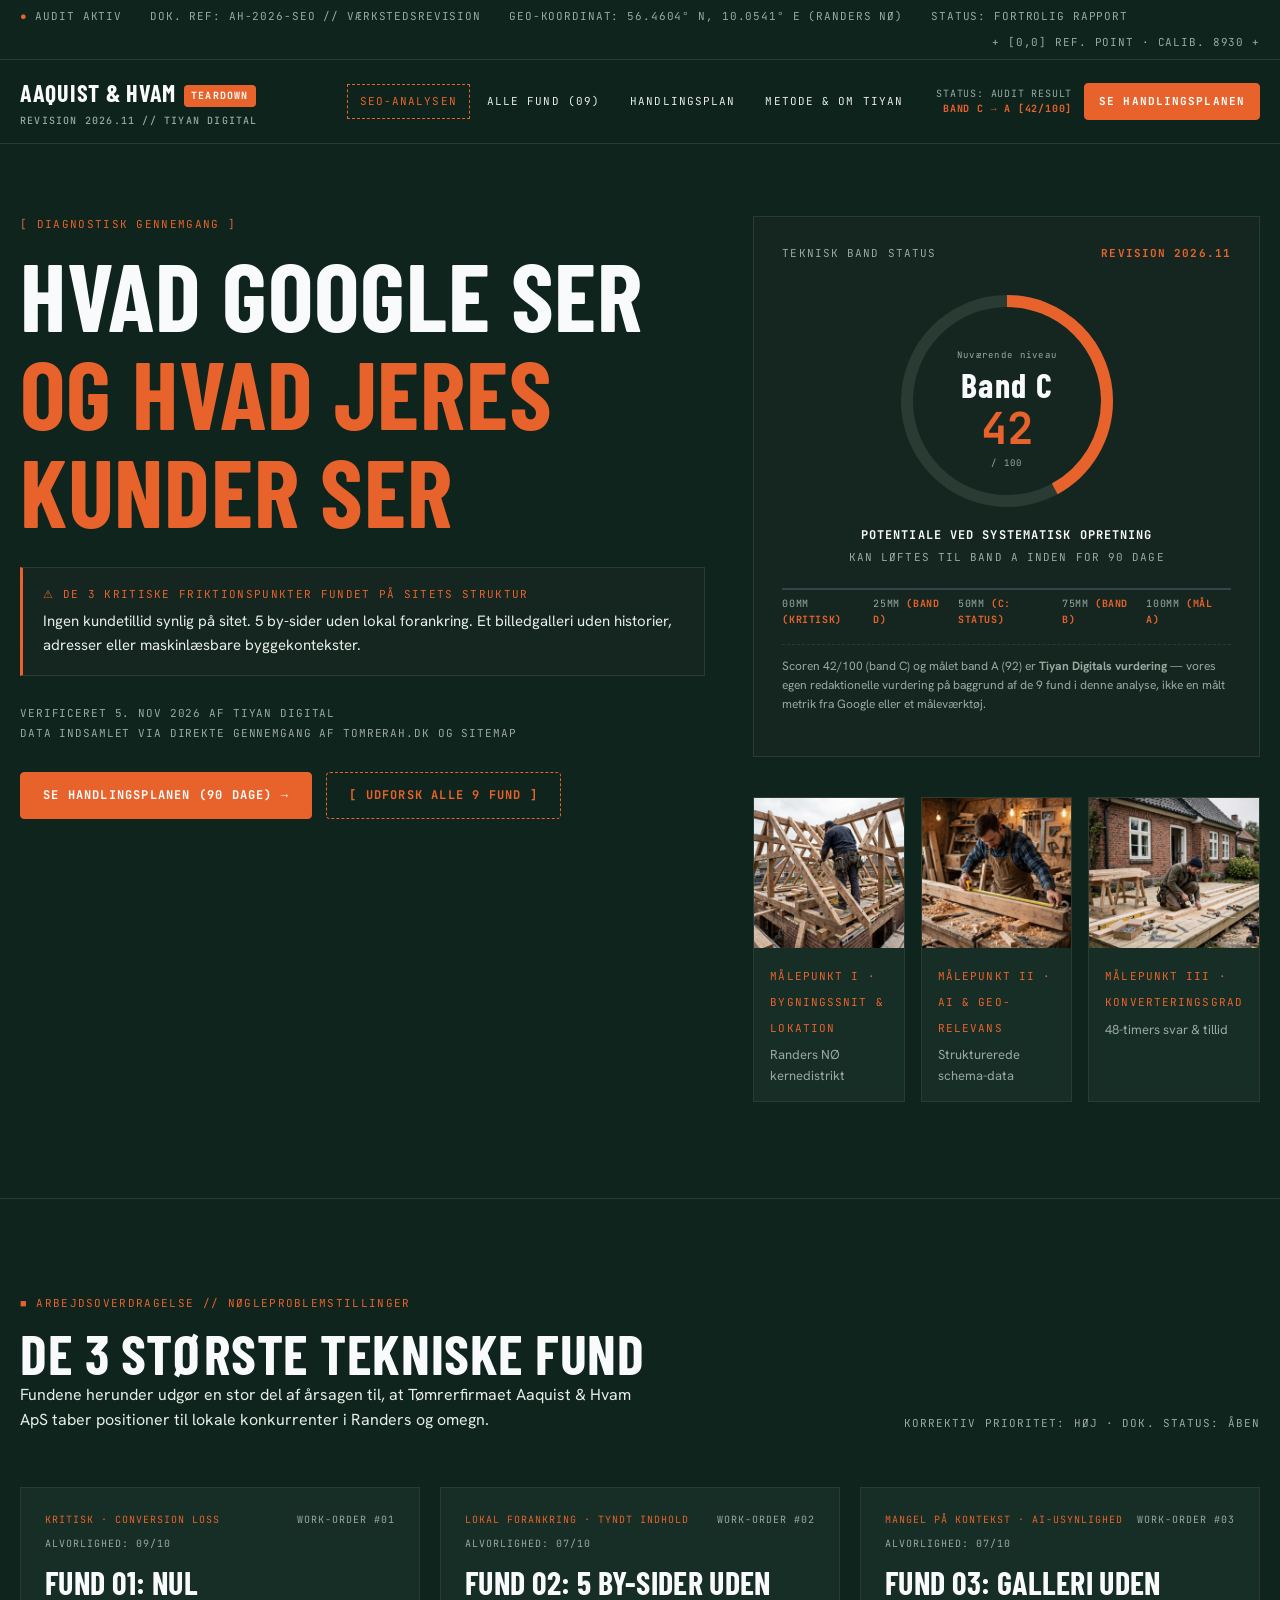
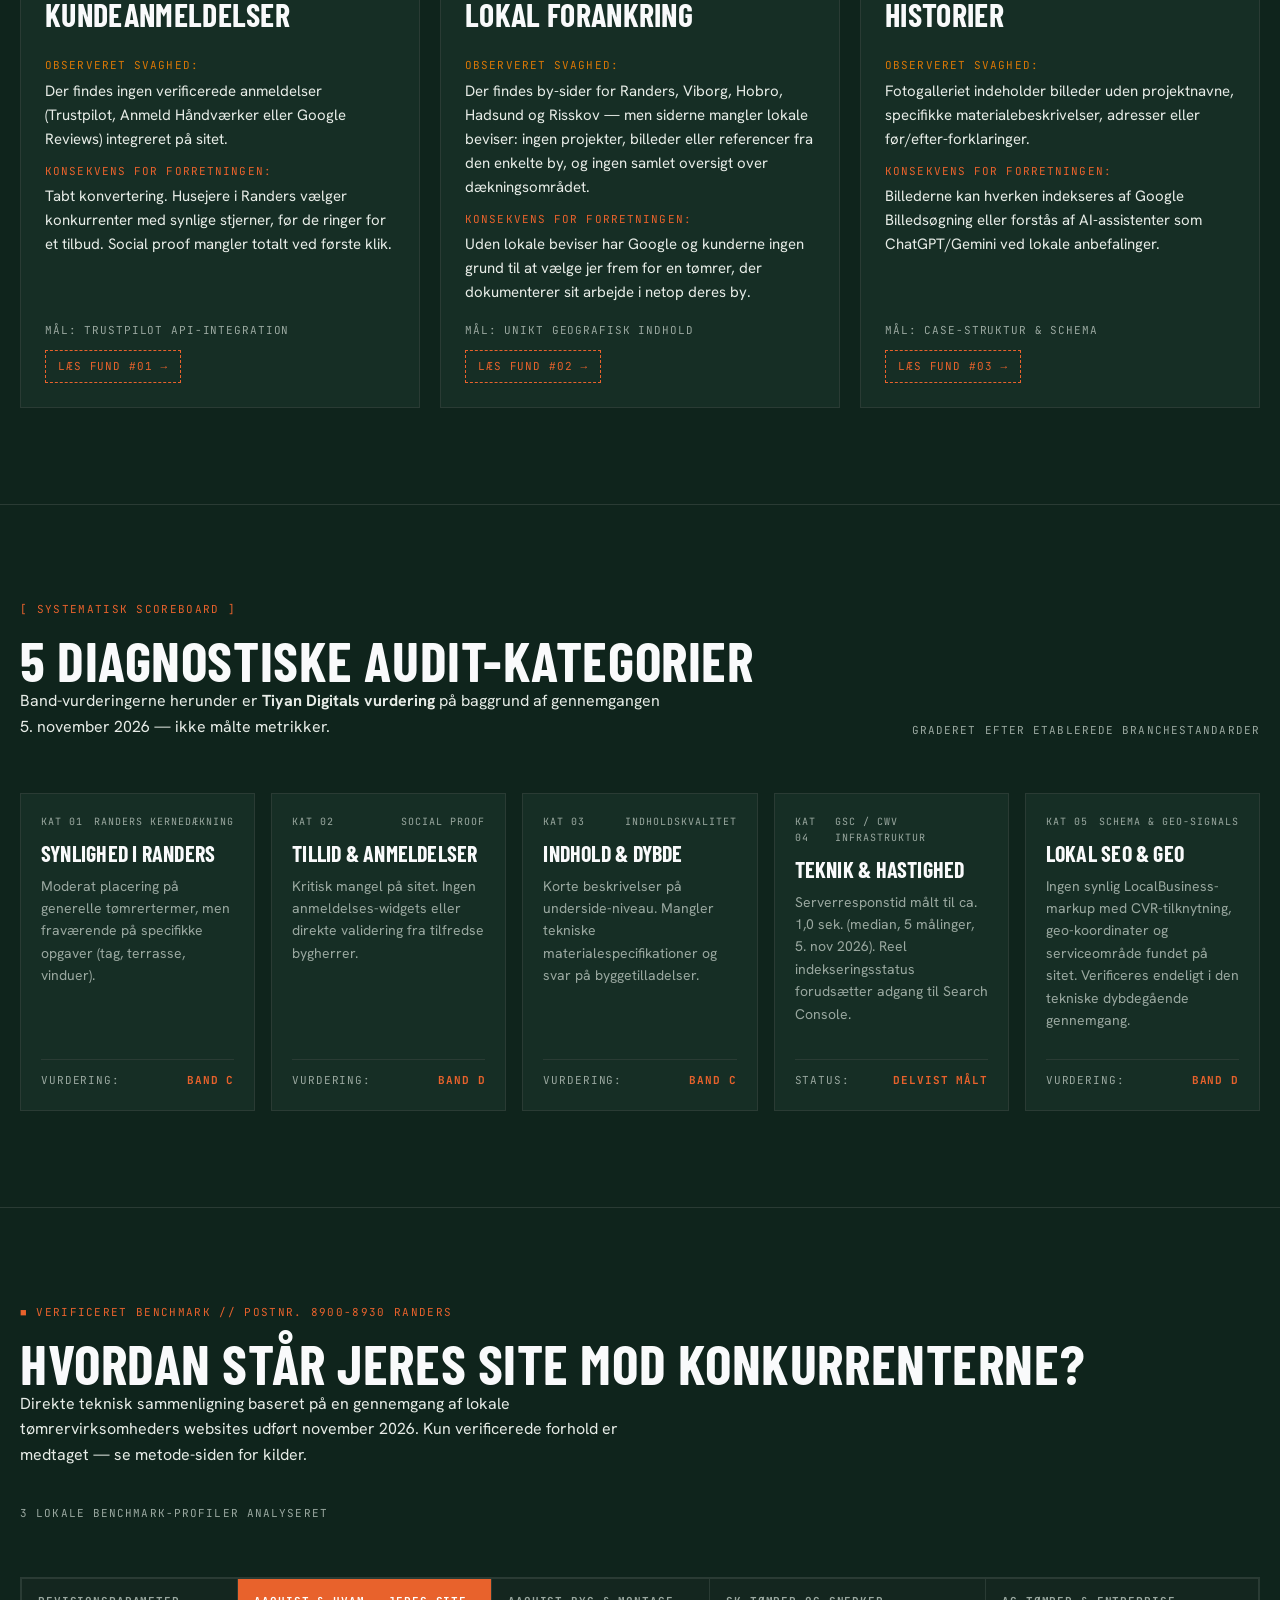
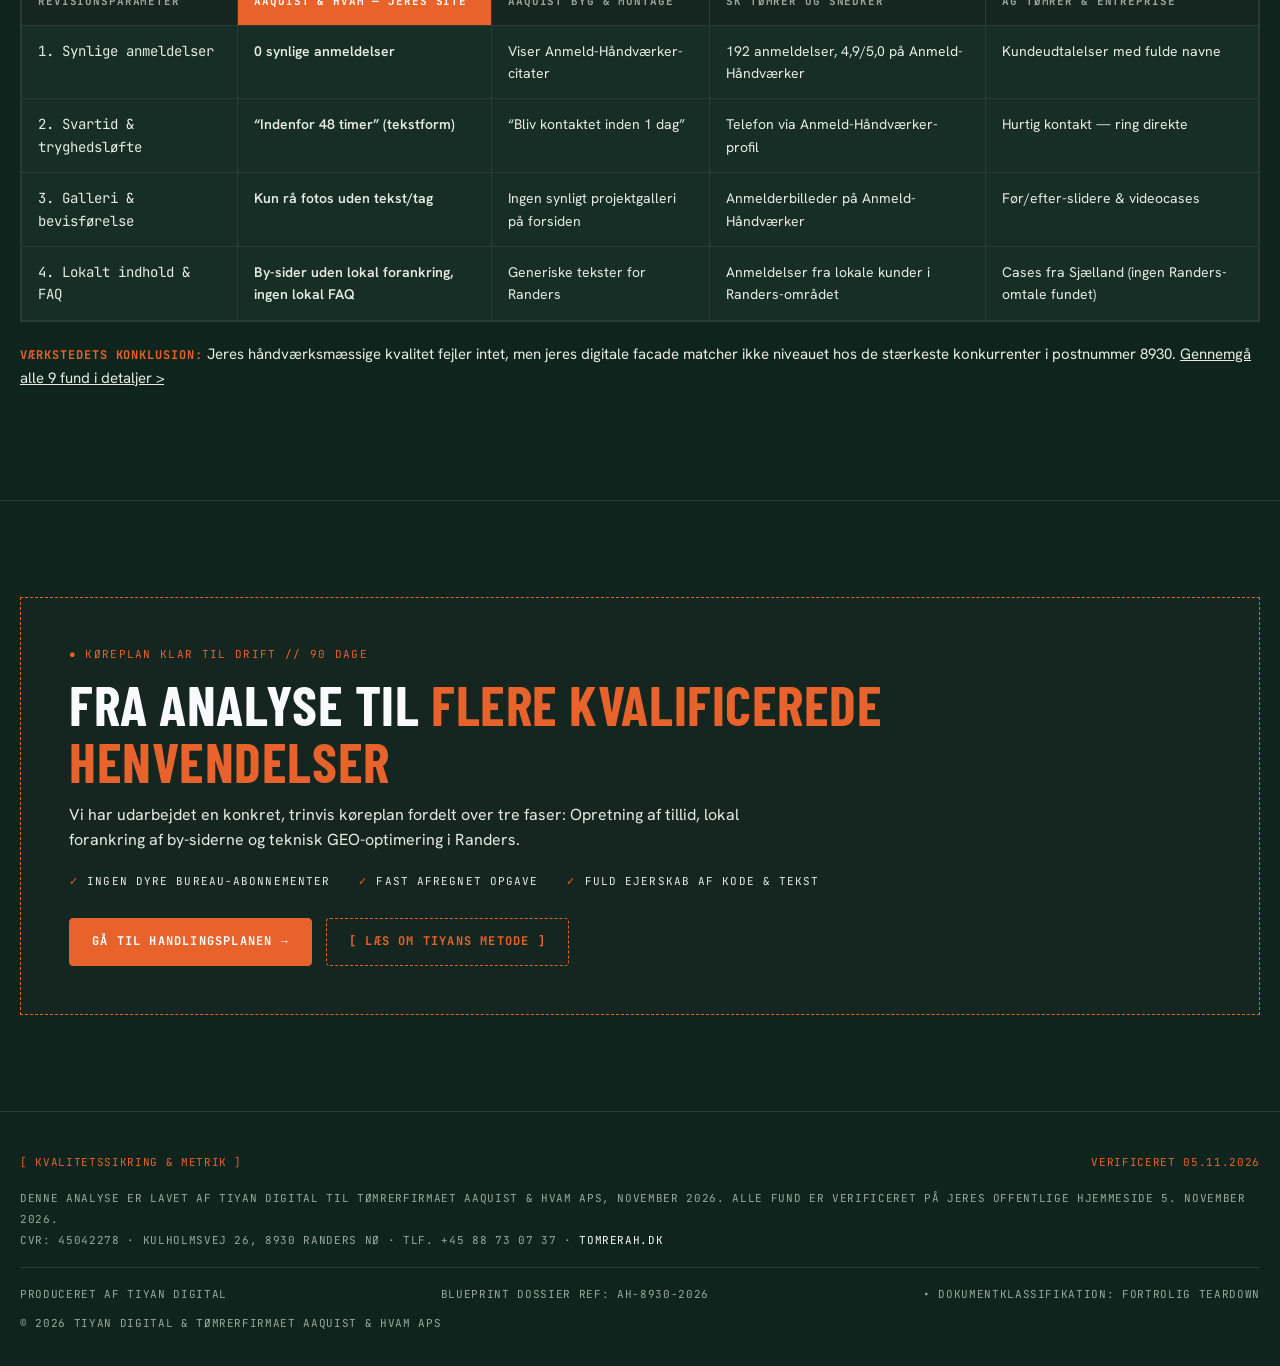
<file: index.html>
<!DOCTYPE html>
<html lang="da">
<head>
<meta charset="utf-8">
<meta name="viewport" content="width=device-width, initial-scale=1">
<title>SEO-analysen — {BUSINESS} · Tiyan Digital</title>
<meta name="description" content="Gratis SEO-analyse af tomrerah.dk: Hvad Google ser — og hvad jeres kunder ser. Tiyan Digitals vurdering, de 3 største fund og sammenligning med lokale konkurrenter i Randers.">
<link rel="icon" href="data:image/svg+xml,%3Csvg xmlns='http://www.w3.org/2000/svg' viewBox='0 0 32 32'%3E%3Crect width='32' height='32' fill='%230F241C'/%3E%3Crect x='6' y='6' width='20' height='20' fill='none' stroke='%23E8622C' stroke-width='3'/%3E%3C/svg%3E">
<link rel="stylesheet" href="style.css">
</head>
<body>
<div class="strip"><div class="wrap">
  <span><span class="dot">●</span> Audit aktiv</span>
  <span>Dok. ref: AH-2026-SEO // Værkstedsrevision</span>
  <span>Geo-koordinat: 56.4604° N, 10.0541° E (Randers NØ)</span>
  <span>Status: Fortrolig rapport</span>
  <span style="margin-left:auto">+ [0,0] Ref. point · Calib. 8930 +</span>
</div></div>

<header class="site"><div class="head">
  <a class="brand" href="index.html">Aaquist &amp; Hvam<span class="chip">Teardown</span><small>Revision 2026.11 // Tiyan Digital</small></a>
  <nav class="main" aria-label="Hovedmenu">
    <a href="index.html" class="active" aria-current="page">SEO-analysen</a>
    <a href="fund.html">Alle fund (09)</a>
    <a href="handlingsplan.html">Handlingsplan</a>
    <a href="metode.html">Metode &amp; om Tiyan</a>
  </nav>
  <div class="head-right">
    <div class="status-chip">Status: Audit result<br><b>Band C → A [42/100]</b></div>
    <a class="btn small" href="handlingsplan.html">Se handlingsplanen</a>
  </div>
</div></header>

<main>
<section class="hero"><div class="wrap">
  <div class="hero-grid">
    <div>
      <p class="eyebrow">[ Diagnostisk gennemgang ]</p>
      <h1>Hvad Google ser<br><span class="orange">og hvad jeres kunder ser</span></h1>
      <div class="warn">
        <span class="mono">⚠ De 3 kritiske friktionspunkter fundet på sitets struktur</span>
        Ingen kundetillid synlig på sitet. 5 by-sider uden lokal forankring. Et billedgalleri uden historier, adresser eller maskinlæsbare byggekontekster.
      </div>
      <p class="verify-line">Verificeret 5. nov 2026 af Tiyan Digital<br>Data indsamlet via direkte gennemgang af tomrerah.dk og sitemap</p>
      <div class="hero-ctas">
        <a class="btn" href="handlingsplan.html">Se handlingsplanen (90 dage) →</a>
        <a class="btn ghost" href="fund.html">[ Udforsk alle 9 fund ]</a>
      </div>
    </div>
    <div>
      <div class="score-panel">
        <header><span>Teknisk band status</span><b>Revision 2026.11</b></header>
        <div class="dial-wrap">
          <svg class="dial" viewBox="0 0 230 230" role="img" aria-label="Score 42 ud af 100, band C">
            <circle class="track" cx="115" cy="115" r="100"></circle>
            <circle class="arc" cx="115" cy="115" r="100"></circle>
            <text class="lbl" x="115" y="72" text-anchor="middle">Nuværende niveau</text>
            <text class="band" x="115" y="112" text-anchor="middle">Band C</text>
            <text class="num" x="115" y="158" text-anchor="middle">0</text>
            <text class="lbl" x="115" y="180" text-anchor="middle">/ 100</text>
          </svg>
        </div>
        <p class="dial-caption"><b>Potentiale ved systematisk opretning</b>Kan løftes til band A inden for 90 dage</p>
        <div class="ruler"><span>00mm <b>(Kritisk)</b></span><span>25mm <b>(Band D)</b></span><span>50mm <b>(C: Status)</b></span><span>75mm <b>(Band B)</b></span><span>100mm <b>(Mål A)</b></span></div>
        <p class="assessment">Scoren 42/100 (band C) og målet band A (92) er <strong>Tiyan Digitals vurdering</strong> — vores egen redaktionelle vurdering på baggrund af de 9 fund i denne analyse, ikke en målt metrik fra Google eller et måleværktøj.</p>
      </div>
      <div class="measure-cards">
        <article class="measure-card">
          <span class="ai-tag">AI-billede · demo</span>
          <img src="assets/img/tagarbejde.webp" alt="AI-genereret eksempelbillede: tømrerarbejde på tagkonstruktion" loading="lazy">
          <div class="cap"><span class="mono">Målepunkt I · Bygningssnit &amp; lokation</span><p>Randers NØ kernedistrikt</p></div>
        </article>
        <article class="measure-card">
          <span class="ai-tag">AI-billede · demo</span>
          <img src="assets/img/vaerksted.webp" alt="AI-genereret eksempelbillede: tømrer måler tømmer op på værkstedet" loading="lazy">
          <div class="cap"><span class="mono">Målepunkt II · AI &amp; GEO-relevans</span><p>Strukturerede schema-data</p></div>
        </article>
        <article class="measure-card">
          <span class="ai-tag">AI-billede · demo</span>
          <img src="assets/img/traeterrasse.webp" alt="AI-genereret eksempelbillede: nybygget træterrasse ved dansk hus" loading="lazy">
          <div class="cap"><span class="mono">Målepunkt III · Konverteringsgrad</span><p>48-timers svar &amp; tillid</p></div>
        </article>
      </div>
    </div>
  </div>
</div></section>

<section><div class="wrap">
  <div class="section-head">
    <div>
      <p class="eyebrow">■ Arbejdsoverdragelse // Nøgleproblemstillinger</p>
      <h2>De 3 største tekniske fund</h2>
      <p style="max-width:640px">Fundene herunder udgør en stor del af årsagen til, at <span data-business-name>Tømrerfirmaet Aaquist &amp; Hvam ApS</span> taber positioner til lokale konkurrenter i Randers og omegn.</p>
    </div>
    <p class="meta">Korrektiv prioritet: Høj · Dok. status: Åben</p>
  </div>
  <div class="cards3">
    <article class="wo-card">
      <div class="wo-top"><span class="tag">Kritisk · Conversion loss</span><span>Work-order #01</span><span>Alvorlighed: 09/10</span></div>
      <h3>Fund 01: Nul kundeanmeldelser</h3>
      <p class="lbl">Observeret svaghed:</p>
      <p>Der findes ingen verificerede anmeldelser (Trustpilot, Anmeld Håndværker eller Google Reviews) integreret på sitet.</p>
      <p class="lbl o">Konsekvens for forretningen:</p>
      <p>Tabt konvertering. Husejere i Randers vælger konkurrenter med synlige stjerner, før de ringer for et tilbud. Social proof mangler totalt ved første klik.</p>
      <div class="wo-foot"><span class="mono">Mål: Trustpilot API-integration</span><a class="chip-link" href="fund.html#fund-01">Læs fund #01 →</a></div>
    </article>
    <article class="wo-card">
      <div class="wo-top"><span class="tag">Lokal forankring · Tyndt indhold</span><span>Work-order #02</span><span>Alvorlighed: 07/10</span></div>
      <h3>Fund 02: 5 by-sider uden lokal forankring</h3>
      <p class="lbl">Observeret svaghed:</p>
      <p>Der findes by-sider for Randers, Viborg, Hobro, Hadsund og Risskov — men siderne mangler lokale beviser: ingen projekter, billeder eller referencer fra den enkelte by, og ingen samlet oversigt over dækningsområdet.</p>
      <p class="lbl o">Konsekvens for forretningen:</p>
      <p>Uden lokale beviser har Google og kunderne ingen grund til at vælge jer frem for en tømrer, der dokumenterer sit arbejde i netop deres by.</p>
      <div class="wo-foot"><span class="mono">Mål: Unikt geografisk indhold</span><a class="chip-link" href="fund.html#fund-02">Læs fund #02 →</a></div>
    </article>
    <article class="wo-card">
      <div class="wo-top"><span class="tag">Mangel på kontekst · AI-usynlighed</span><span>Work-order #03</span><span>Alvorlighed: 07/10</span></div>
      <h3>Fund 03: Galleri uden historier</h3>
      <p class="lbl">Observeret svaghed:</p>
      <p>Fotogalleriet indeholder billeder uden projektnavne, specifikke materialebeskrivelser, adresser eller før/efter-forklaringer.</p>
      <p class="lbl o">Konsekvens for forretningen:</p>
      <p>Billederne kan hverken indekseres af Google Billedsøgning eller forstås af AI-assistenter som ChatGPT/Gemini ved lokale anbefalinger.</p>
      <div class="wo-foot"><span class="mono">Mål: Case-struktur &amp; schema</span><a class="chip-link" href="fund.html#fund-03">Læs fund #03 →</a></div>
    </article>
  </div>
</div></section>

<section><div class="wrap">
  <div class="section-head">
    <div>
      <p class="eyebrow">[ Systematisk scoreboard ]</p>
      <h2>5 diagnostiske audit-kategorier</h2>
      <p style="max-width:640px">Band-vurderingerne herunder er <strong>Tiyan Digitals vurdering</strong> på baggrund af gennemgangen 5. november 2026 — ikke målte metrikker.</p>
    </div>
    <p class="meta">Graderet efter etablerede branchestandarder</p>
  </div>
  <div class="scoreboard">
    <article class="sb-card"><div class="top"><span>Kat 01</span><span>Randers kernedækning</span></div><h4>Synlighed i Randers</h4><p>Moderat placering på generelle tømrertermer, men fraværende på specifikke opgaver (tag, terrasse, vinduer).</p><div class="sb-band"><span>Vurdering:</span><b>Band C</b></div></article>
    <article class="sb-card"><div class="top"><span>Kat 02</span><span>Social proof</span></div><h4>Tillid &amp; anmeldelser</h4><p>Kritisk mangel på sitet. Ingen anmeldelses-widgets eller direkte validering fra tilfredse bygherrer.</p><div class="sb-band"><span>Vurdering:</span><b>Band D</b></div></article>
    <article class="sb-card"><div class="top"><span>Kat 03</span><span>Indholdskvalitet</span></div><h4>Indhold &amp; dybde</h4><p>Korte beskrivelser på underside-niveau. Mangler tekniske materialespecifikationer og svar på byggetilladelser.</p><div class="sb-band"><span>Vurdering:</span><b>Band C</b></div></article>
    <article class="sb-card"><div class="top"><span>Kat 04</span><span>GSC / CWV infrastruktur</span></div><h4>Teknik &amp; hastighed</h4><p>Serverresponstid målt til ca. 1,0 sek. (median, 5 målinger, 5. nov 2026). Reel indekseringsstatus forudsætter adgang til Search Console.</p><div class="sb-band"><span>Status:</span><b>Delvist målt</b></div></article>
    <article class="sb-card"><div class="top"><span>Kat 05</span><span>Schema &amp; GEO-signals</span></div><h4>Lokal SEO &amp; GEO</h4><p>Ingen synlig LocalBusiness-markup med CVR-tilknytning, geo-koordinater og serviceområde fundet på sitet. Verificeres endeligt i den tekniske dybdegående gennemgang.</p><div class="sb-band"><span>Vurdering:</span><b>Band D</b></div></article>
  </div>
</div></section>

<section><div class="wrap">
  <div class="section-head">
    <div>
      <p class="eyebrow">■ Verificeret benchmark // Postnr. 8900-8930 Randers</p>
      <h2>Hvordan står jeres site mod konkurrenterne?</h2>
      <p style="max-width:640px">Direkte teknisk sammenligning baseret på en gennemgang af lokale tømrervirksomheders websites udført november 2026. Kun verificerede forhold er medtaget — se metode-siden for kilder.</p>
    </div>
    <p class="meta">3 lokale benchmark-profiler analyseret</p>
  </div>
  <div class="table-scroll"><table>
    <thead><tr>
      <th>Revisionsparameter</th>
      <th class="you">Aaquist &amp; Hvam — jeres site</th>
      <th>Aaquist Byg &amp; Montage</th>
      <th>SK Tømrer og Snedker</th>
      <th>AG Tømrer &amp; Entreprise</th>
    </tr></thead>
    <tbody>
      <tr>
        <td class="mono">1. Synlige anmeldelser</td>
        <td class="you">0 synlige anmeldelser</td>
        <td>Viser Anmeld-Håndværker-citater</td>
        <td>192 anmeldelser, 4,9/5,0 på Anmeld-Håndværker</td>
        <td>Kundeudtalelser med fulde navne</td>
      </tr>
      <tr>
        <td class="mono">2. Svartid &amp; tryghedsløfte</td>
        <td class="you">“Indenfor 48 timer” (tekstform)</td>
        <td>“Bliv kontaktet inden 1 dag”</td>
        <td>Telefon via Anmeld-Håndværker-profil</td>
        <td>Hurtig kontakt — ring direkte</td>
      </tr>
      <tr>
        <td class="mono">3. Galleri &amp; bevisførelse</td>
        <td class="you">Kun rå fotos uden tekst/tag</td>
        <td>Ingen synligt projektgalleri på forsiden</td>
        <td>Anmelderbilleder på Anmeld-Håndværker</td>
        <td>Før/efter-slidere &amp; videocases</td>
      </tr>
      <tr>
        <td class="mono">4. Lokalt indhold &amp; FAQ</td>
        <td class="you">By-sider uden lokal forankring, ingen lokal FAQ</td>
        <td>Generiske tekster for Randers</td>
        <td>Anmeldelser fra lokale kunder i Randers-området</td>
        <td>Cases fra Sjælland (ingen Randers-omtale fundet)</td>
      </tr>
    </tbody>
  </table></div>
  <p class="conclusion"><b>Værkstedets konklusion:</b> Jeres håndværksmæssige kvalitet fejler intet, men jeres digitale facade matcher ikke niveauet hos de stærkeste konkurrenter i postnummer 8930. <a href="fund.html">Gennemgå alle 9 fund i detaljer &gt;</a></p>
</div></section>

<section><div class="wrap">
  <div class="cta-band">
    <p class="eyebrow">● Køreplan klar til drift // 90 dage</p>
    <h2>Fra analyse til <span class="orange">flere kvalificerede henvendelser</span></h2>
    <p style="max-width:720px">Vi har udarbejdet en konkret, trinvis køreplan fordelt over tre faser: Opretning af tillid, lokal forankring af by-siderne og teknisk GEO-optimering i Randers.</p>
    <div class="checks"><span>Ingen dyre bureau-abonnementer</span><span>Fast afregnet opgave</span><span>Fuld ejerskab af kode &amp; tekst</span></div>
    <div class="hero-ctas" style="margin-top:0">
      <a class="btn" href="handlingsplan.html">Gå til handlingsplanen →</a>
      <a class="btn ghost" href="metode.html">[ Læs om Tiyans metode ]</a>
    </div>
  </div>
</div></section>
</main>

<footer class="site"><div class="wrap">
  <div class="f-top"><span>[ Kvalitetssikring &amp; metrik ]</span><span>Verificeret 05.11.2026</span></div>
  <p>Denne analyse er lavet af Tiyan Digital til <span data-business-name>Tømrerfirmaet Aaquist &amp; Hvam ApS</span>, november 2026. Alle fund er verificeret på jeres offentlige hjemmeside 5. november 2026.<br>CVR: 45042278 · Kulholmsvej 26, 8930 Randers NØ · Tlf. +45 88 73 07 37 · <a href="https://tomrerah.dk/">tomrerah.dk</a></p>
  <div class="f-bot"><span>Produceret af Tiyan Digital</span><span>Blueprint dossier ref: AH-8930-2026</span><span>• Dokumentklassifikation: Fortrolig teardown</span><span>© 2026 Tiyan Digital &amp; <span data-business-name>Tømrerfirmaet Aaquist &amp; Hvam ApS</span></span></div>
</div></footer>
<script src="app.js"></script>
</body>
</html>
</file>
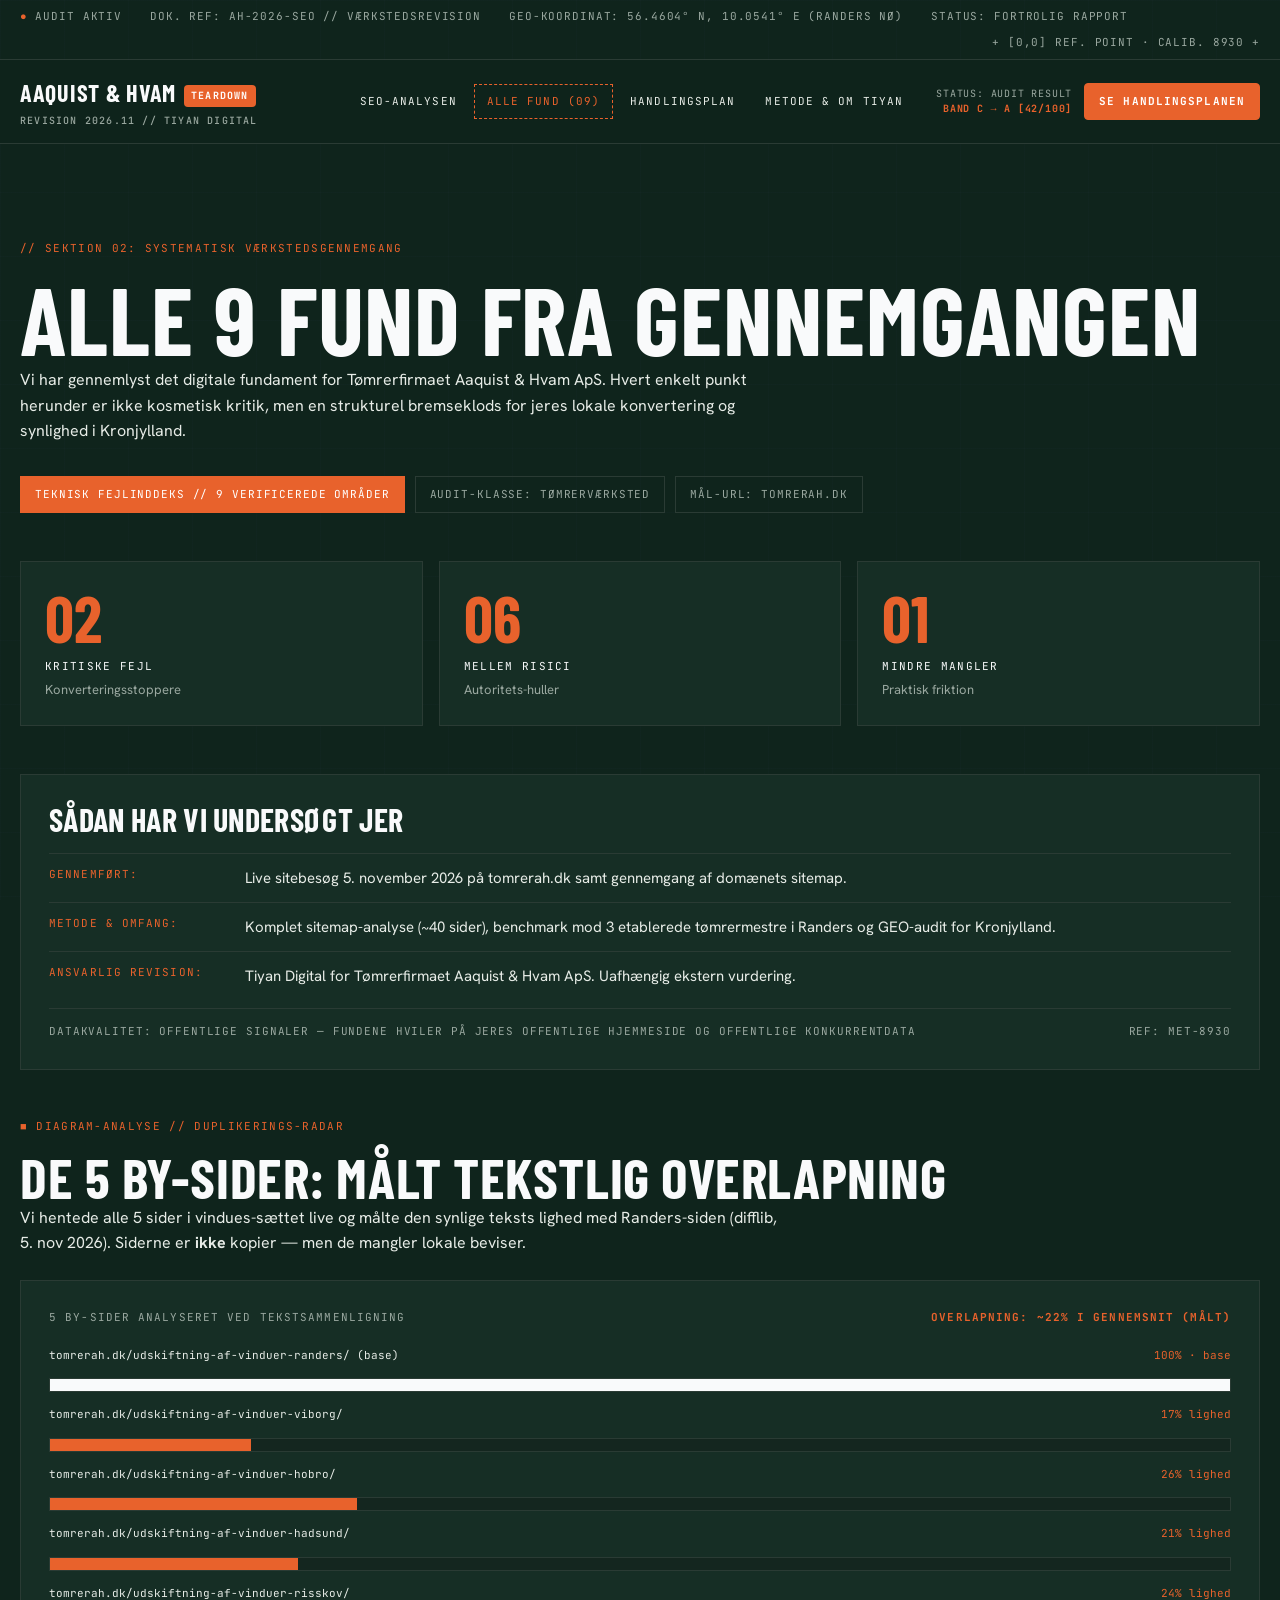
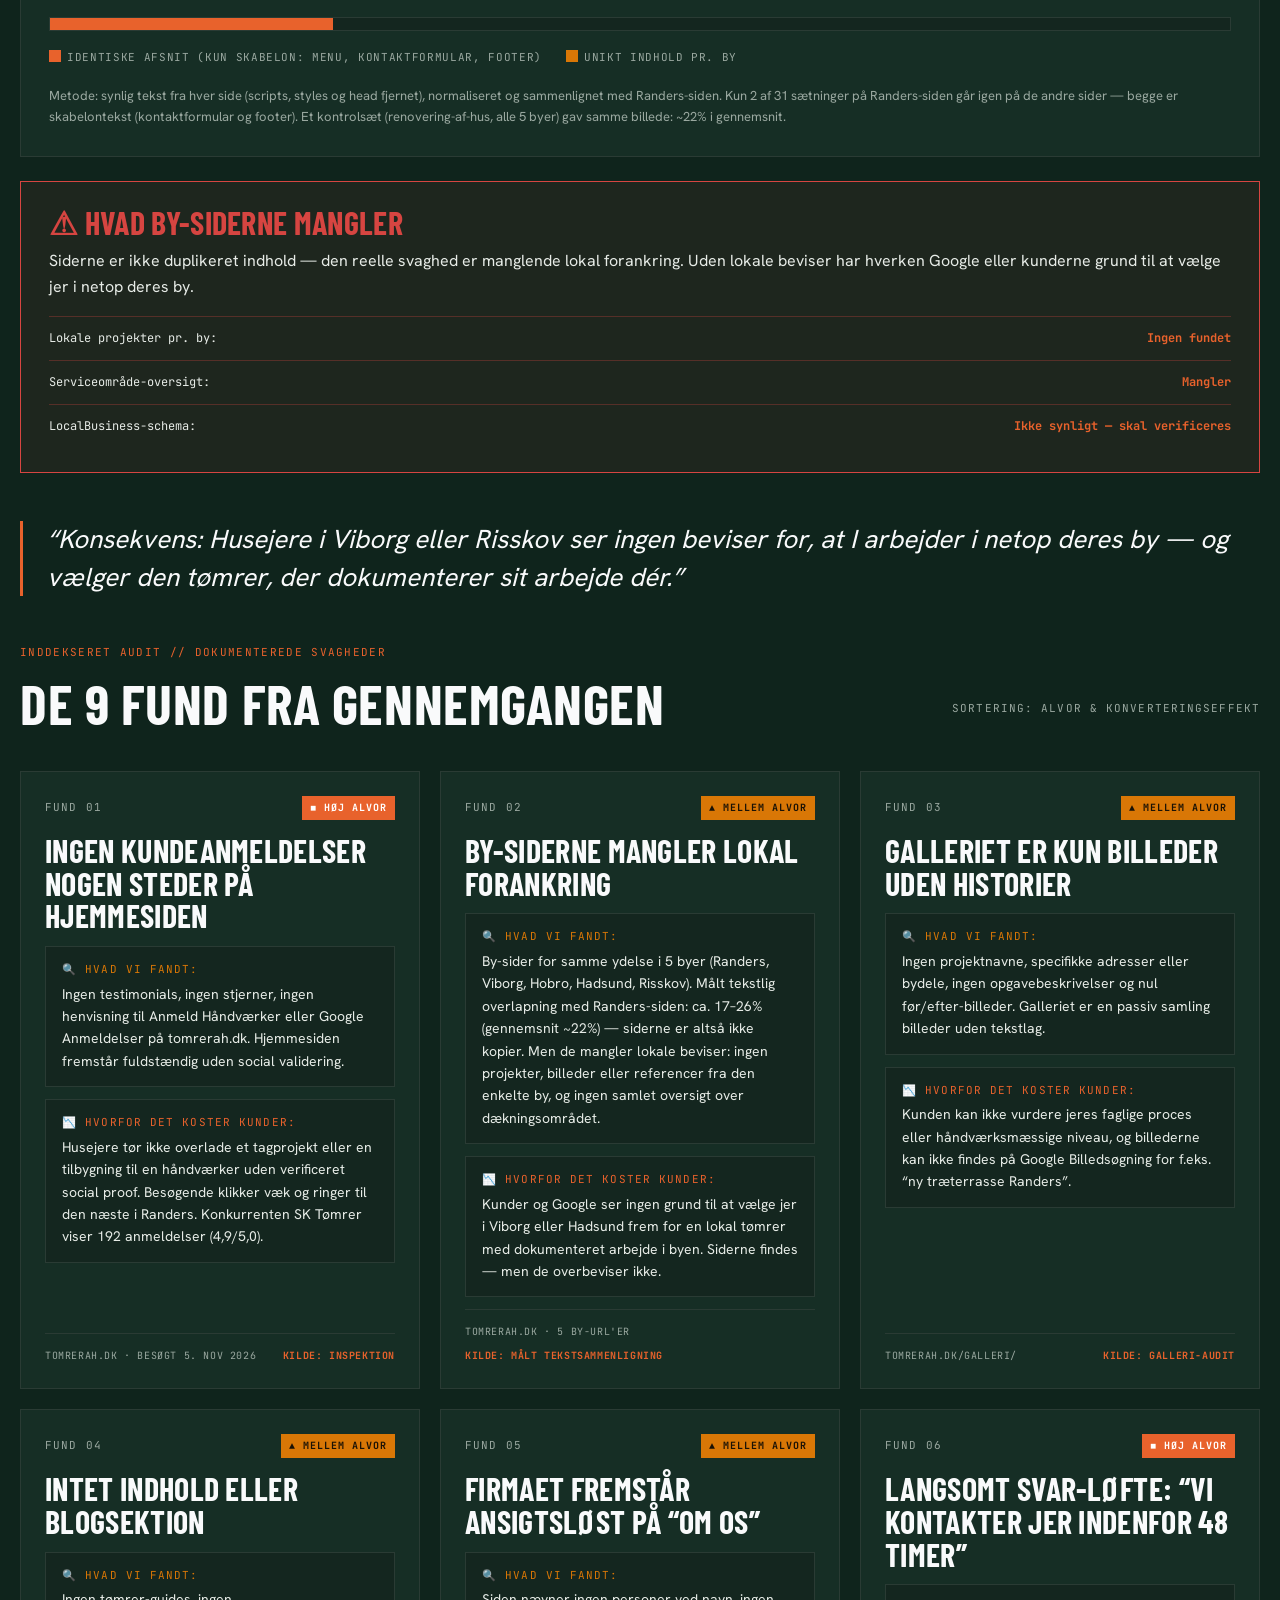
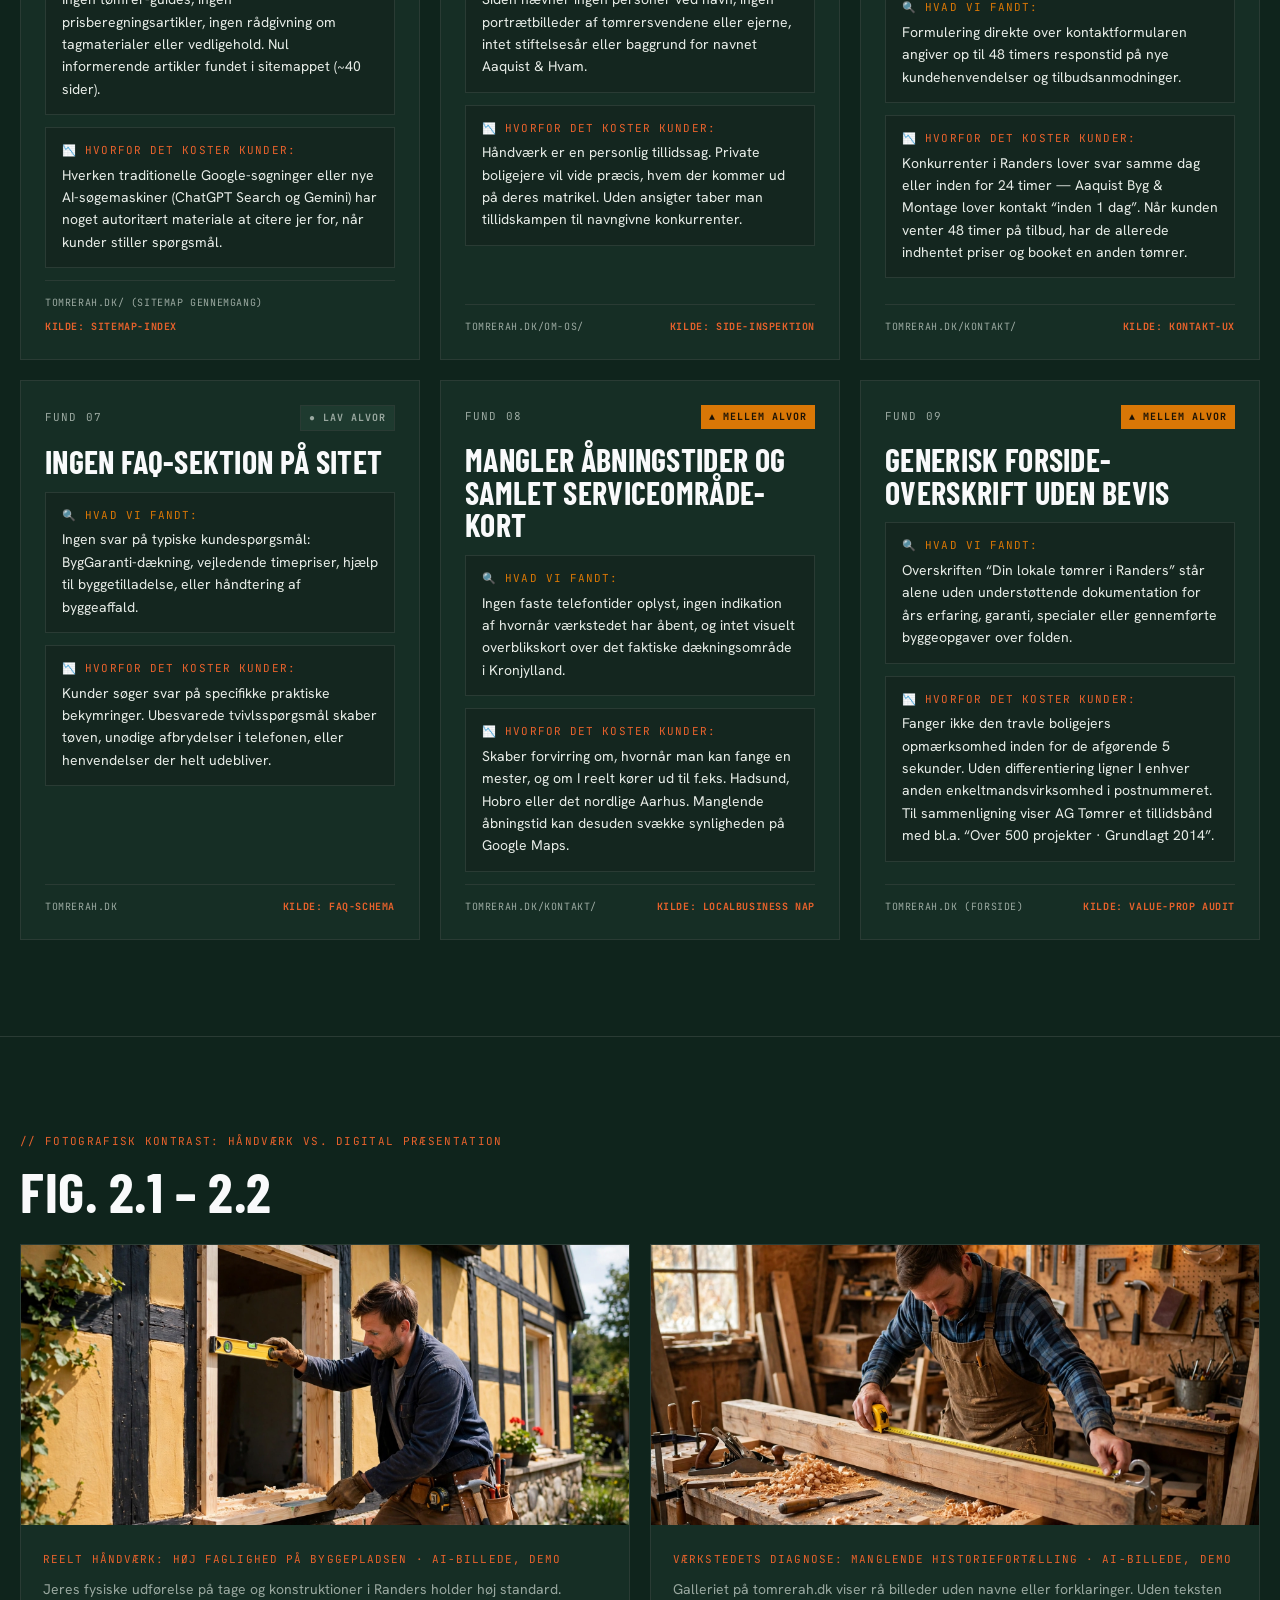
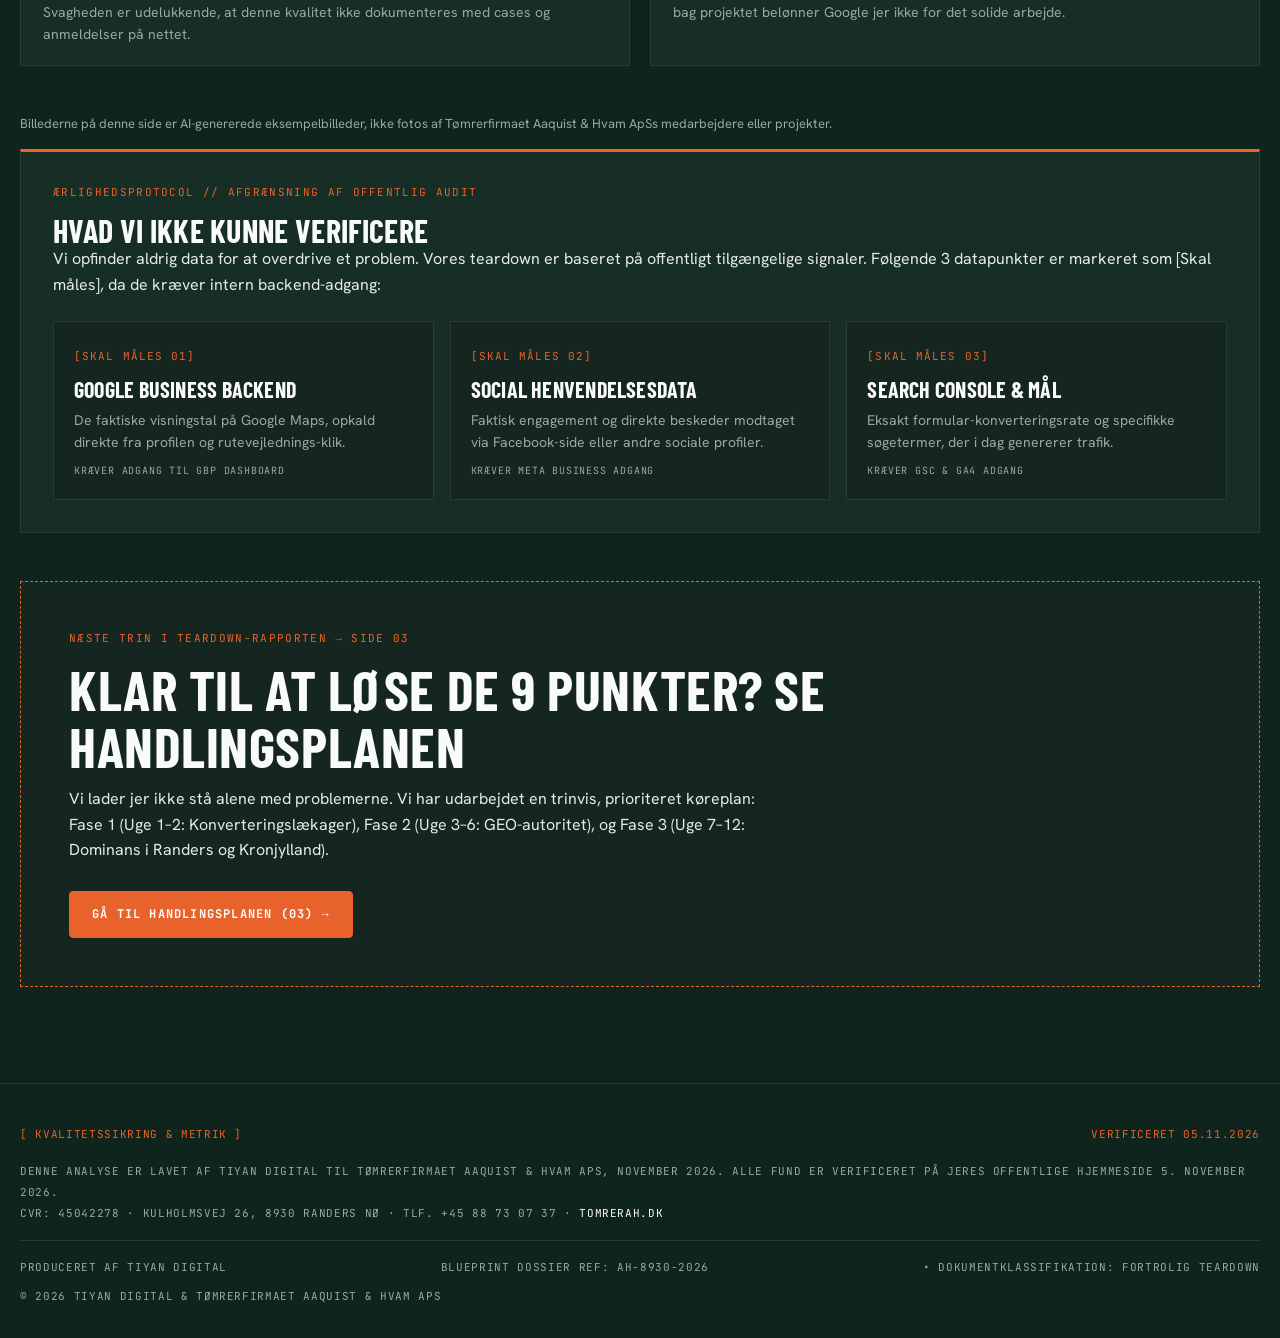
<file: fund.html>
<!DOCTYPE html>
<html lang="da">
<head>
<meta charset="utf-8">
<meta name="viewport" content="width=device-width, initial-scale=1">
<title>Alle fund (09) — {BUSINESS} · Tiyan Digital</title>
<meta name="description" content="Alle 9 fund fra gennemgangen af tomrerah.dk: anmeldelser, by-sider, galleri, indhold, Om os, svartid, FAQ, åbningstider og forside. Målt tekstlig overlapning og verificerede kilder.">
<link rel="icon" href="data:image/svg+xml,%3Csvg xmlns='http://www.w3.org/2000/svg' viewBox='0 0 32 32'%3E%3Crect width='32' height='32' fill='%230F241C'/%3E%3Crect x='6' y='6' width='20' height='20' fill='none' stroke='%23E8622C' stroke-width='3'/%3E%3C/svg%3E">
<link rel="stylesheet" href="style.css">
</head>
<body>
<div class="strip"><div class="wrap">
  <span><span class="dot">●</span> Audit aktiv</span>
  <span>Dok. ref: AH-2026-SEO // Værkstedsrevision</span>
  <span>Geo-koordinat: 56.4604° N, 10.0541° E (Randers NØ)</span>
  <span>Status: Fortrolig rapport</span>
  <span style="margin-left:auto">+ [0,0] Ref. point · Calib. 8930 +</span>
</div></div>

<header class="site"><div class="head">
  <a class="brand" href="index.html">Aaquist &amp; Hvam<span class="chip">Teardown</span><small>Revision 2026.11 // Tiyan Digital</small></a>
  <nav class="main" aria-label="Hovedmenu">
    <a href="index.html">SEO-analysen</a>
    <a href="fund.html" class="active" aria-current="page">Alle fund (09)</a>
    <a href="handlingsplan.html">Handlingsplan</a>
    <a href="metode.html">Metode &amp; om Tiyan</a>
  </nav>
  <div class="head-right">
    <div class="status-chip">Status: Audit result<br><b>Band C → A [42/100]</b></div>
    <a class="btn small" href="handlingsplan.html">Se handlingsplanen</a>
  </div>
</div></header>

<main>
<section><div class="wrap">
  <p class="eyebrow">// Sektion 02: Systematisk værkstedsgennemgang</p>
  <h1>Alle 9 fund fra gennemgangen</h1>
  <p style="max-width:760px">Vi har gennemlyst det digitale fundament for <span data-business-name>Tømrerfirmaet Aaquist &amp; Hvam ApS</span>. Hvert enkelt punkt herunder er ikke kosmetisk kritik, men en strukturel bremseklods for jeres lokale konvertering og synlighed i Kronjylland.</p>

  <div class="info-bar" style="margin-top:32px">
    <span class="pill hot">Teknisk fejlinddeks // 9 verificerede områder</span>
    <span class="pill">Audit-klasse: Tømrerværksted</span>
    <span class="pill">Mål-URL: tomrerah.dk</span>
  </div>

  <div class="stat-cards">
    <div class="stat-card"><div class="big">02</div><span class="mono">Kritiske fejl</span><p>Konverteringsstoppere</p></div>
    <div class="stat-card"><div class="big">06</div><span class="mono">Mellem risici</span><p>Autoritets-huller</p></div>
    <div class="stat-card"><div class="big">01</div><span class="mono">Mindre mangler</span><p>Praktisk friktion</p></div>
  </div>

  <div class="protocol">
    <h3>Sådan har vi undersøgt jer</h3>
    <div class="row"><span class="mono">Gennemført:</span><p>Live sitebesøg 5. november 2026 på tomrerah.dk samt gennemgang af domænets sitemap.</p></div>
    <div class="row"><span class="mono">Metode &amp; omfang:</span><p>Komplet sitemap-analyse (~40 sider), benchmark mod 3 etablerede tømrermestre i Randers og GEO-audit for Kronjylland.</p></div>
    <div class="row"><span class="mono">Ansvarlig revision:</span><p>Tiyan Digital for <span data-business-name>Tømrerfirmaet Aaquist &amp; Hvam ApS</span>. Uafhængig ekstern vurdering.</p></div>
    <div class="foot"><span>Datakvalitet: Offentlige signaler — fundene hviler på jeres offentlige hjemmeside og offentlige konkurrentdata</span><span>Ref: MET-8930</span></div>
  </div>

  <p class="eyebrow">■ Diagram-analyse // Duplikerings-radar</p>
  <h2>De 5 by-sider: Målt tekstlig overlapning</h2>
  <p style="max-width:760px">Vi hentede alle 5 sider i vindues-sættet live og målte den synlige teksts lighed med Randers-siden (difflib, 5. nov 2026). Siderne er <strong>ikke</strong> kopier — men de mangler lokale beviser.</p>
  <div class="radar" style="margin-top:24px">
    <div class="radar-head"><span>5 by-sider analyseret ved tekstsammenligning</span><b>Overlapning: ~22% i gennemsnit (målt)</b></div>
    <div class="bar-row"><span class="lbl">tomrerah.dk/udskiftning-af-vinduer-randers/ (base)</span><span class="val">100% · base</span><div class="bar-track"><div class="bar-fill base" data-w="100"></div></div></div>
    <div class="bar-row"><span class="lbl">tomrerah.dk/udskiftning-af-vinduer-viborg/</span><span class="val">17% lighed</span><div class="bar-track"><div class="bar-fill" data-w="17"></div></div></div>
    <div class="bar-row"><span class="lbl">tomrerah.dk/udskiftning-af-vinduer-hobro/</span><span class="val">26% lighed</span><div class="bar-track"><div class="bar-fill" data-w="26"></div></div></div>
    <div class="bar-row"><span class="lbl">tomrerah.dk/udskiftning-af-vinduer-hadsund/</span><span class="val">21% lighed</span><div class="bar-track"><div class="bar-fill" data-w="21"></div></div></div>
    <div class="bar-row"><span class="lbl">tomrerah.dk/udskiftning-af-vinduer-risskov/</span><span class="val">24% lighed</span><div class="bar-track"><div class="bar-fill" data-w="24"></div></div></div>
    <div class="legend"><span><span class="sw"></span>Identiske afsnit (kun skabelon: menu, kontaktformular, footer)</span><span><span class="sw a"></span>Unikt indhold pr. by</span></div>
    <p style="font-size:13px;color:var(--muted);margin:20px 0 0">Metode: synlig tekst fra hver side (scripts, styles og head fjernet), normaliseret og sammenlignet med Randers-siden. Kun 2 af 31 sætninger på Randers-siden går igen på de andre sider — begge er skabelontekst (kontaktformular og footer). Et kontrolsæt (renovering-af-hus, alle 5 byer) gav samme billede: ~22% i gennemsnit.</p>
  </div>

  <div class="risk-panel">
    <h3>⚠ Hvad by-siderne mangler</h3>
    <p>Siderne er ikke duplikeret indhold — den reelle svaghed er manglende lokal forankring. Uden lokale beviser har hverken Google eller kunderne grund til at vælge jer i netop deres by.</p>
    <div class="risk-rows">
      <div class="rr"><span>Lokale projekter pr. by:</span><b>Ingen fundet</b></div>
      <div class="rr"><span>Serviceområde-oversigt:</span><b>Mangler</b></div>
      <div class="rr"><span>LocalBusiness-schema:</span><b>Ikke synligt — skal verificeres</b></div>
    </div>
  </div>
  <blockquote class="pullquote">“Konsekvens: Husejere i Viborg eller Risskov ser ingen beviser for, at I arbejder i netop deres by — og vælger den tømrer, der dokumenterer sit arbejde dér.”</blockquote>

  <p class="eyebrow">Inddekseret audit // Dokumenterede svagheder</p>
  <div class="section-head"><h2>De 9 fund fra gennemgangen</h2><p class="meta">Sortering: Alvor &amp; konverteringseffekt</p></div>

  <div class="findings-grid">
    <article class="find-card" id="fund-01">
      <div class="fc-top"><span class="mono">Fund 01</span><span class="sev high">■ Høj alvor</span></div>
      <h3>Ingen kundeanmeldelser nogen steder på hjemmesiden</h3>
      <div class="sub"><p class="lbl">🔍 Hvad vi fandt:</p><p>Ingen testimonials, ingen stjerner, ingen henvisning til Anmeld Håndværker eller Google Anmeldelser på tomrerah.dk. Hjemmesiden fremstår fuldstændig uden social validering.</p></div>
      <div class="sub"><p class="lbl o">📉 Hvorfor det koster kunder:</p><p>Husejere tør ikke overlade et tagprojekt eller en tilbygning til en håndværker uden verificeret social proof. Besøgende klikker væk og ringer til den næste i Randers. Konkurrenten SK Tømrer viser 192 anmeldelser (4,9/5,0).</p></div>
      <div class="src"><span>tomrerah.dk · besøgt 5. nov 2026</span><b>Kilde: Inspektion</b></div>
    </article>

    <article class="find-card" id="fund-02">
      <div class="fc-top"><span class="mono">Fund 02</span><span class="sev med">▲ Mellem alvor</span></div>
      <h3>By-siderne mangler lokal forankring</h3>
      <div class="sub"><p class="lbl">🔍 Hvad vi fandt:</p><p>By-sider for samme ydelse i 5 byer (Randers, Viborg, Hobro, Hadsund, Risskov). Målt tekstlig overlapning med Randers-siden: ca. 17–26% (gennemsnit ~22%) — siderne er altså ikke kopier. Men de mangler lokale beviser: ingen projekter, billeder eller referencer fra den enkelte by, og ingen samlet oversigt over dækningsområdet.</p></div>
      <div class="sub"><p class="lbl o">📉 Hvorfor det koster kunder:</p><p>Kunder og Google ser ingen grund til at vælge jer i Viborg eller Hadsund frem for en lokal tømrer med dokumenteret arbejde i byen. Siderne findes — men de overbeviser ikke.</p></div>
      <div class="src"><span>tomrerah.dk · 5 by-URL'er</span><b>Kilde: Målt tekstsammenligning</b></div>
    </article>

    <article class="find-card" id="fund-03">
      <div class="fc-top"><span class="mono">Fund 03</span><span class="sev med">▲ Mellem alvor</span></div>
      <h3>Galleriet er kun billeder uden historier</h3>
      <div class="sub"><p class="lbl">🔍 Hvad vi fandt:</p><p>Ingen projektnavne, specifikke adresser eller bydele, ingen opgavebeskrivelser og nul før/efter-billeder. Galleriet er en passiv samling billeder uden tekstlag.</p></div>
      <div class="sub"><p class="lbl o">📉 Hvorfor det koster kunder:</p><p>Kunden kan ikke vurdere jeres faglige proces eller håndværksmæssige niveau, og billederne kan ikke findes på Google Billedsøgning for f.eks. “ny træterrasse Randers”.</p></div>
      <div class="src"><span>tomrerah.dk/galleri/</span><b>Kilde: Galleri-audit</b></div>
    </article>

    <article class="find-card" id="fund-04">
      <div class="fc-top"><span class="mono">Fund 04</span><span class="sev med">▲ Mellem alvor</span></div>
      <h3>Intet indhold eller blogsektion</h3>
      <div class="sub"><p class="lbl">🔍 Hvad vi fandt:</p><p>Ingen tømrer-guides, ingen prisberegningsartikler, ingen rådgivning om tagmaterialer eller vedligehold. Nul informerende artikler fundet i sitemappet (~40 sider).</p></div>
      <div class="sub"><p class="lbl o">📉 Hvorfor det koster kunder:</p><p>Hverken traditionelle Google-søgninger eller nye AI-søgemaskiner (ChatGPT Search og Gemini) har noget autoritært materiale at citere jer for, når kunder stiller spørgsmål.</p></div>
      <div class="src"><span>tomrerah.dk/ (sitemap gennemgang)</span><b>Kilde: Sitemap-index</b></div>
    </article>

    <article class="find-card" id="fund-05">
      <div class="fc-top"><span class="mono">Fund 05</span><span class="sev med">▲ Mellem alvor</span></div>
      <h3>Firmaet fremstår ansigtsløst på “Om os”</h3>
      <div class="sub"><p class="lbl">🔍 Hvad vi fandt:</p><p>Siden nævner ingen personer ved navn, ingen portrætbilleder af tømrersvendene eller ejerne, intet stiftelsesår eller baggrund for navnet Aaquist &amp; Hvam.</p></div>
      <div class="sub"><p class="lbl o">📉 Hvorfor det koster kunder:</p><p>Håndværk er en personlig tillidssag. Private boligejere vil vide præcis, hvem der kommer ud på deres matrikel. Uden ansigter taber man tillidskampen til navngivne konkurrenter.</p></div>
      <div class="src"><span>tomrerah.dk/om-os/</span><b>Kilde: Side-inspektion</b></div>
    </article>

    <article class="find-card" id="fund-06">
      <div class="fc-top"><span class="mono">Fund 06</span><span class="sev high">■ Høj alvor</span></div>
      <h3>Langsomt svar-løfte: “Vi kontakter jer indenfor 48 timer”</h3>
      <div class="sub"><p class="lbl">🔍 Hvad vi fandt:</p><p>Formulering direkte over kontaktformularen angiver op til 48 timers responstid på nye kundehenvendelser og tilbudsanmodninger.</p></div>
      <div class="sub"><p class="lbl o">📉 Hvorfor det koster kunder:</p><p>Konkurrenter i Randers lover svar samme dag eller inden for 24 timer — Aaquist Byg &amp; Montage lover kontakt “inden 1 dag”. Når kunden venter 48 timer på tilbud, har de allerede indhentet priser og booket en anden tømrer.</p></div>
      <div class="src"><span>tomrerah.dk/kontakt/</span><b>Kilde: Kontakt-UX</b></div>
    </article>

    <article class="find-card" id="fund-07">
      <div class="fc-top"><span class="mono">Fund 07</span><span class="sev low">● Lav alvor</span></div>
      <h3>Ingen FAQ-sektion på sitet</h3>
      <div class="sub"><p class="lbl">🔍 Hvad vi fandt:</p><p>Ingen svar på typiske kundespørgsmål: BygGaranti-dækning, vejledende timepriser, hjælp til byggetilladelse, eller håndtering af byggeaffald.</p></div>
      <div class="sub"><p class="lbl o">📉 Hvorfor det koster kunder:</p><p>Kunder søger svar på specifikke praktiske bekymringer. Ubesvarede tvivlsspørgsmål skaber tøven, unødige afbrydelser i telefonen, eller henvendelser der helt udebliver.</p></div>
      <div class="src"><span>tomrerah.dk</span><b>Kilde: FAQ-schema</b></div>
    </article>

    <article class="find-card" id="fund-08">
      <div class="fc-top"><span class="mono">Fund 08</span><span class="sev med">▲ Mellem alvor</span></div>
      <h3>Mangler åbningstider og samlet serviceområde-kort</h3>
      <div class="sub"><p class="lbl">🔍 Hvad vi fandt:</p><p>Ingen faste telefontider oplyst, ingen indikation af hvornår værkstedet har åbent, og intet visuelt overblikskort over det faktiske dækningsområde i Kronjylland.</p></div>
      <div class="sub"><p class="lbl o">📉 Hvorfor det koster kunder:</p><p>Skaber forvirring om, hvornår man kan fange en mester, og om I reelt kører ud til f.eks. Hadsund, Hobro eller det nordlige Aarhus. Manglende åbningstid kan desuden svække synligheden på Google Maps.</p></div>
      <div class="src"><span>tomrerah.dk/kontakt/</span><b>Kilde: LocalBusiness NAP</b></div>
    </article>

    <article class="find-card" id="fund-09">
      <div class="fc-top"><span class="mono">Fund 09</span><span class="sev med">▲ Mellem alvor</span></div>
      <h3>Generisk forside-overskrift uden bevis</h3>
      <div class="sub"><p class="lbl">🔍 Hvad vi fandt:</p><p>Overskriften “Din lokale tømrer i Randers” står alene uden understøttende dokumentation for års erfaring, garanti, specialer eller gennemførte byggeopgaver over folden.</p></div>
      <div class="sub"><p class="lbl o">📉 Hvorfor det koster kunder:</p><p>Fanger ikke den travle boligejers opmærksomhed inden for de afgørende 5 sekunder. Uden differentiering ligner I enhver anden enkeltmandsvirksomhed i postnummeret. Til sammenligning viser AG Tømrer et tillidsbånd med bl.a. “Over 500 projekter · Grundlagt 2014”.</p></div>
      <div class="src"><span>tomrerah.dk (forside)</span><b>Kilde: Value-prop audit</b></div>
    </article>
  </div>
</div></section>

<section><div class="wrap">
  <p class="eyebrow">// Fotografisk kontrast: Håndværk vs. digital præsentation</p>
  <h2>Fig. 2.1 – 2.2</h2>
  <div class="contrast" style="margin-top:24px">
    <figure>
      <img src="assets/img/vinduer.webp" alt="AI-genereret eksempelbillede: tømrer monterer nyt vindue" loading="lazy">
      <figcaption><span class="mono">Reelt håndværk: Høj faglighed på byggepladsen · AI-billede, demo</span><p>Jeres fysiske udførelse på tage og konstruktioner i Randers holder høj standard. Svagheden er udelukkende, at denne kvalitet ikke dokumenteres med cases og anmeldelser på nettet.</p></figcaption>
    </figure>
    <figure>
      <img src="assets/img/vaerksted.webp" alt="AI-genereret eksempelbillede: tømrer måler tømmer op på værkstedet" loading="lazy">
      <figcaption><span class="mono">Værkstedets diagnose: Manglende historiefortælling · AI-billede, demo</span><p>Galleriet på tomrerah.dk viser rå billeder uden navne eller forklaringer. Uden teksten bag projektet belønner Google jer ikke for det solide arbejde.</p></figcaption>
    </figure>
  </div>
  <p style="font-size:13px;color:var(--muted)">Billederne på denne side er AI-genererede eksempelbilleder, ikke fotos af <span data-business-name>Tømrerfirmaet Aaquist &amp; Hvam ApS</span>s medarbejdere eller projekter.</p>

  <div class="honesty">
    <p class="eyebrow">Ærlighedsprotocol // Afgrænsning af offentlig audit</p>
    <h3>Hvad vi ikke kunne verificere</h3>
    <p>Vi opfinder aldrig data for at overdrive et problem. Vores teardown er baseret på offentligt tilgængelige signaler. Følgende 3 datapunkter er markeret som [Skal måles], da de kræver intern backend-adgang:</p>
    <div class="skal">
      <div><span class="mono">[Skal måles 01]</span><h4>Google Business backend</h4><p>De faktiske visningstal på Google Maps, opkald direkte fra profilen og rutevejlednings-klik.</p><span class="need">Kræver adgang til GBP Dashboard</span></div>
      <div><span class="mono">[Skal måles 02]</span><h4>Social henvendelsesdata</h4><p>Faktisk engagement og direkte beskeder modtaget via Facebook-side eller andre sociale profiler.</p><span class="need">Kræver Meta Business adgang</span></div>
      <div><span class="mono">[Skal måles 03]</span><h4>Search Console &amp; mål</h4><p>Eksakt formular-konverteringsrate og specifikke søgetermer, der i dag genererer trafik.</p><span class="need">Kræver GSC &amp; GA4 adgang</span></div>
    </div>
  </div>

  <div class="cta-band">
    <p class="eyebrow">Næste trin i teardown-rapporten → Side 03</p>
    <h2>Klar til at løse de 9 punkter? Se handlingsplanen</h2>
    <p style="max-width:720px">Vi lader jer ikke stå alene med problemerne. Vi har udarbejdet en trinvis, prioriteret køreplan: Fase 1 (Uge 1–2: Konverteringslækager), Fase 2 (Uge 3–6: GEO-autoritet), og Fase 3 (Uge 7–12: Dominans i Randers og Kronjylland).</p>
    <div class="hero-ctas"><a class="btn" href="handlingsplan.html">Gå til handlingsplanen (03) →</a></div>
  </div>
</div></section>
</main>

<footer class="site"><div class="wrap">
  <div class="f-top"><span>[ Kvalitetssikring &amp; metrik ]</span><span>Verificeret 05.11.2026</span></div>
  <p>Denne analyse er lavet af Tiyan Digital til <span data-business-name>Tømrerfirmaet Aaquist &amp; Hvam ApS</span>, november 2026. Alle fund er verificeret på jeres offentlige hjemmeside 5. november 2026.<br>CVR: 45042278 · Kulholmsvej 26, 8930 Randers NØ · Tlf. +45 88 73 07 37 · <a href="https://tomrerah.dk/">tomrerah.dk</a></p>
  <div class="f-bot"><span>Produceret af Tiyan Digital</span><span>Blueprint dossier ref: AH-8930-2026</span><span>• Dokumentklassifikation: Fortrolig teardown</span><span>© 2026 Tiyan Digital &amp; <span data-business-name>Tømrerfirmaet Aaquist &amp; Hvam ApS</span></span></div>
</div></footer>
<script src="app.js"></script>
</body>
</html>
</file>
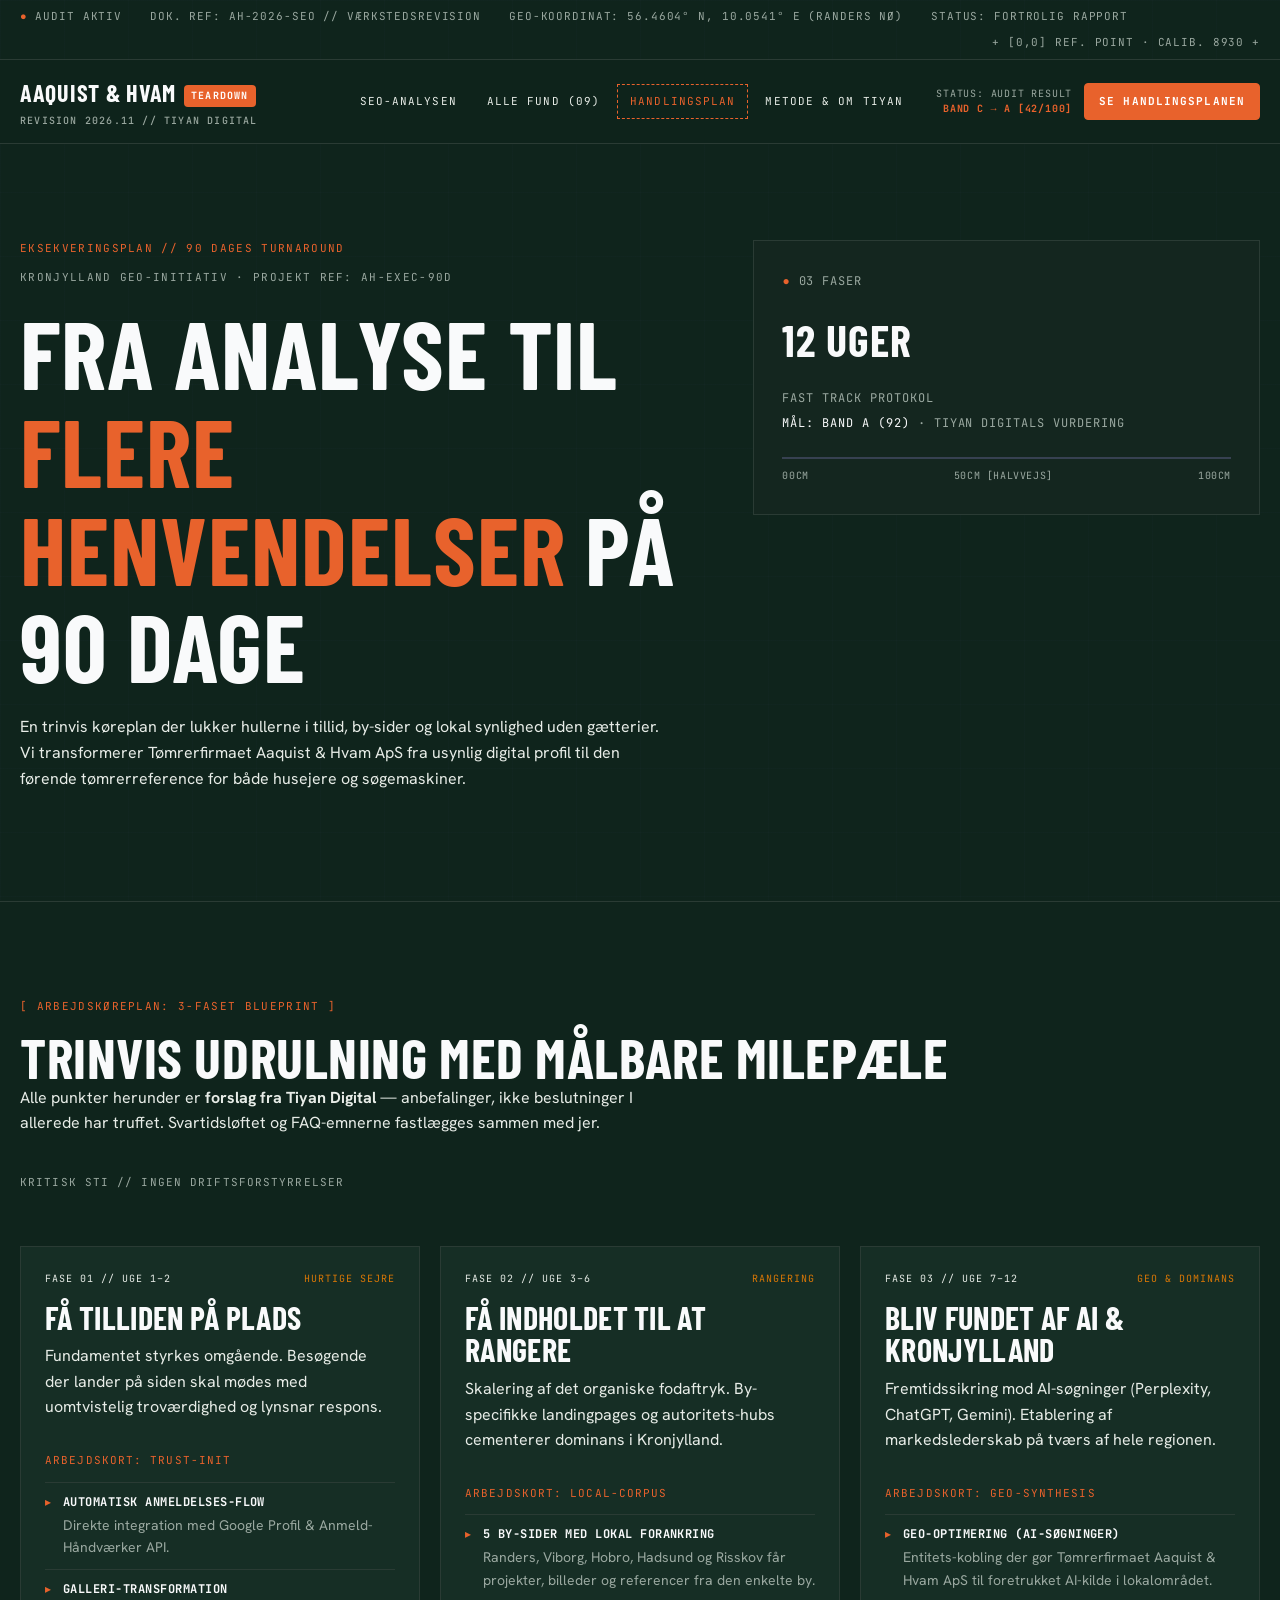
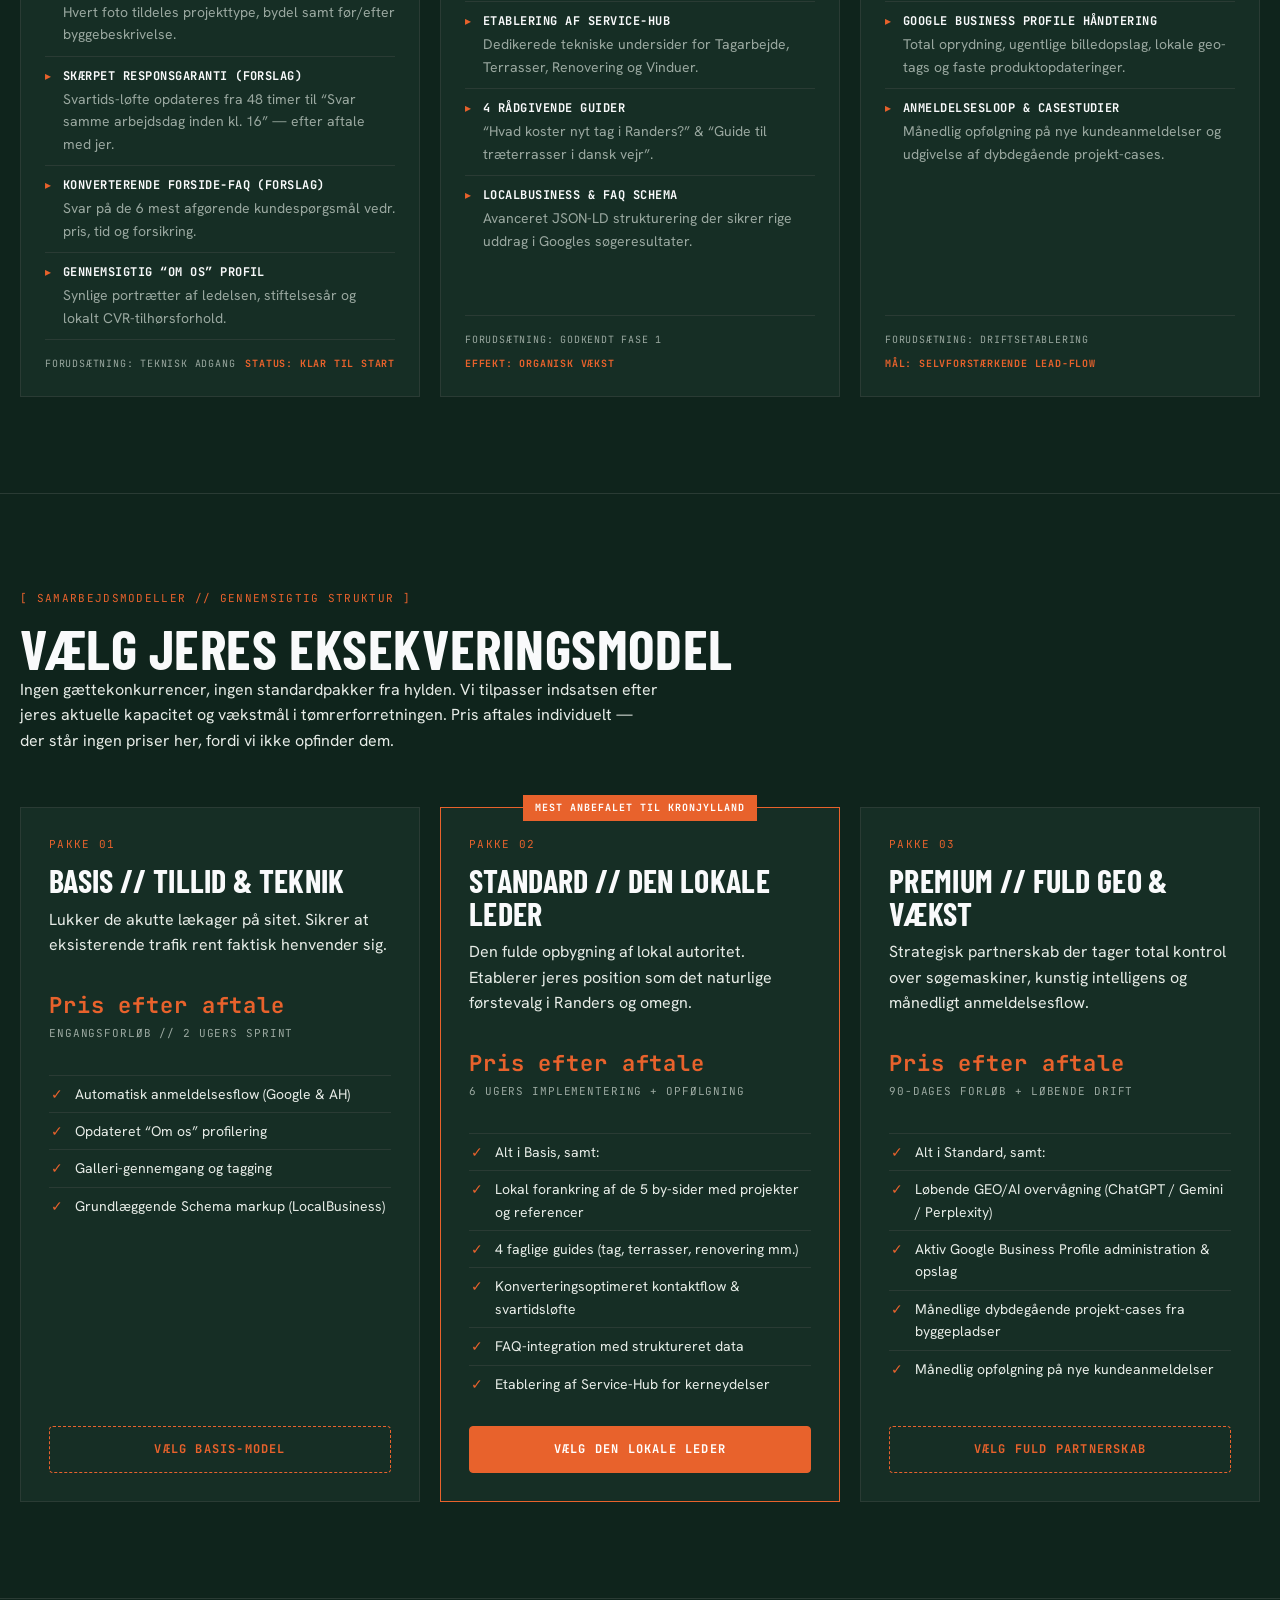
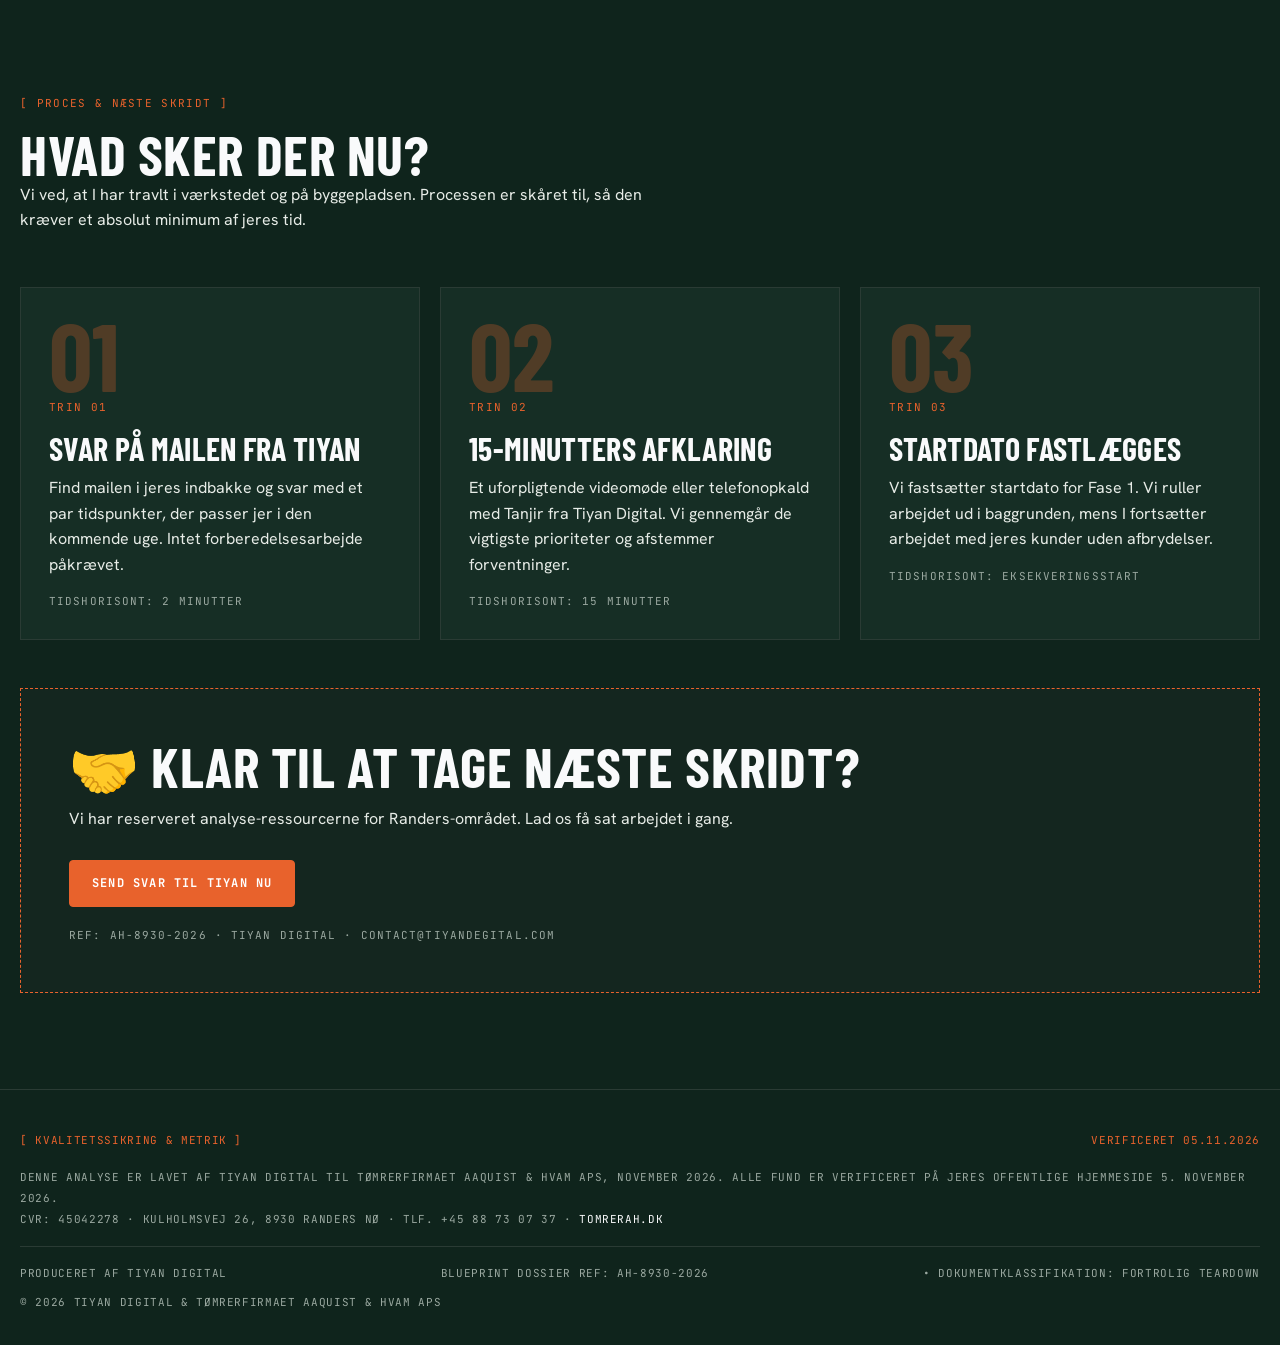
<file: handlingsplan.html>
<!DOCTYPE html>
<html lang="da">
<head>
<meta charset="utf-8">
<meta name="viewport" content="width=device-width, initial-scale=1">
<title>Handlingsplanen (90 dage) — {BUSINESS} · Tiyan Digital</title>
<meta name="description" content="90-dages køreplan for tomrerah.dk: tillid, lokale by-sider og GEO-optimering i Randers. Tre faser og tre samarbejdsmodeller — pris efter aftale.">
<link rel="icon" href="data:image/svg+xml,%3Csvg xmlns='http://www.w3.org/2000/svg' viewBox='0 0 32 32'%3E%3Crect width='32' height='32' fill='%230F241C'/%3E%3Crect x='6' y='6' width='20' height='20' fill='none' stroke='%23E8622C' stroke-width='3'/%3E%3C/svg%3E">
<link rel="stylesheet" href="style.css">
</head>
<body>
<div class="strip"><div class="wrap">
  <span><span class="dot">●</span> Audit aktiv</span>
  <span>Dok. ref: AH-2026-SEO // Værkstedsrevision</span>
  <span>Geo-koordinat: 56.4604° N, 10.0541° E (Randers NØ)</span>
  <span>Status: Fortrolig rapport</span>
  <span style="margin-left:auto">+ [0,0] Ref. point · Calib. 8930 +</span>
</div></div>

<header class="site"><div class="head">
  <a class="brand" href="index.html">Aaquist &amp; Hvam<span class="chip">Teardown</span><small>Revision 2026.11 // Tiyan Digital</small></a>
  <nav class="main" aria-label="Hovedmenu">
    <a href="index.html">SEO-analysen</a>
    <a href="fund.html">Alle fund (09)</a>
    <a href="handlingsplan.html" class="active" aria-current="page">Handlingsplan</a>
    <a href="metode.html">Metode &amp; om Tiyan</a>
  </nav>
  <div class="head-right">
    <div class="status-chip">Status: Audit result<br><b>Band C → A [42/100]</b></div>
    <a class="btn small" href="handlingsplan.html">Se handlingsplanen</a>
  </div>
</div></header>

<main>
<section><div class="wrap">
  <div class="plan-hero">
    <div>
      <p class="eyebrow">Eksekveringsplan // 90 dages turnaround</p>
      <p class="mono" style="font-size:11px;letter-spacing:.12em;text-transform:uppercase;color:var(--muted)">Kronjylland GEO-initiativ · Projekt ref: AH-EXEC-90D</p>
      <h1 style="margin-top:16px">Fra analyse til <span class="orange">flere henvendelser</span> på 90 dage</h1>
      <p style="margin-top:20px;max-width:640px">En trinvis køreplan der lukker hullerne i tillid, by-sider og lokal synlighed uden gætterier. Vi transformerer <span data-business-name>Tømrerfirmaet Aaquist &amp; Hvam ApS</span> fra usynlig digital profil til den førende tømrerreference for både husejere og søgemaskiner.</p>
    </div>
    <div class="proto-panel">
      <span class="mono" style="color:var(--orange)">●</span> 03 faser<br>
      <span class="big">12 uger</span><br>
      Fast track protokol<br>
      <span style="color:var(--chalk)">Mål: Band A (92)</span> · Tiyan Digitals vurdering
      <div class="ruler"><span>00cm</span><span>50cm [Halvvejs]</span><span>100cm</span></div>
    </div>
  </div>
</div></section>

<section><div class="wrap">
  <div class="section-head">
    <div>
      <p class="eyebrow">[ Arbejdskøreplan: 3-faset blueprint ]</p>
      <h2>Trinvis udrulning med målbare milepæle</h2>
      <p style="max-width:640px">Alle punkter herunder er <strong>forslag fra Tiyan Digital</strong> — anbefalinger, ikke beslutninger I allerede har truffet. Svartidsløftet og FAQ-emnerne fastlægges sammen med jer.</p>
    </div>
    <p class="meta">Kritisk sti // Ingen driftsforstyrrelser</p>
  </div>
  <div class="phases">
    <article class="phase">
      <div class="ph-top"><span>Fase 01 // Uge 1–2</span><span class="tag">Hurtige sejre</span></div>
      <h3>Få tilliden på plads</h3>
      <p>Fundamentet styrkes omgående. Besøgende der lander på siden skal mødes med uomtvistelig troværdighed og lynsnar respons.</p>
      <p class="wo-label">Arbejdskort: Trust-init</p>
      <div class="item"><span class="ic">▸</span><div><b>Automatisk anmeldelses-flow</b><p>Direkte integration med Google Profil &amp; Anmeld-Håndværker API.</p></div></div>
      <div class="item"><span class="ic">▸</span><div><b>Galleri-transformation</b><p>Hvert foto tildeles projekttype, bydel samt før/efter byggebeskrivelse.</p></div></div>
      <div class="item"><span class="ic">▸</span><div><b>Skærpet responsgaranti (forslag)</b><p>Svartids-løfte opdateres fra 48 timer til “Svar samme arbejdsdag inden kl. 16” — efter aftale med jer.</p></div></div>
      <div class="item"><span class="ic">▸</span><div><b>Konverterende forside-FAQ (forslag)</b><p>Svar på de 6 mest afgørende kundespørgsmål vedr. pris, tid og forsikring.</p></div></div>
      <div class="item"><span class="ic">▸</span><div><b>Gennemsigtig “Om os” profil</b><p>Synlige portrætter af ledelsen, stiftelsesår og lokalt CVR-tilhørsforhold.</p></div></div>
      <div class="ph-foot"><span>Forudsætning: Teknisk adgang</span><b>Status: Klar til start</b></div>
    </article>
    <article class="phase">
      <div class="ph-top"><span>Fase 02 // Uge 3–6</span><span class="tag">Rangering</span></div>
      <h3>Få indholdet til at rangere</h3>
      <p>Skalering af det organiske fodaftryk. By-specifikke landingpages og autoritets-hubs cementerer dominans i Kronjylland.</p>
      <p class="wo-label">Arbejdskort: Local-corpus</p>
      <div class="item"><span class="ic">▸</span><div><b>5 by-sider med lokal forankring</b><p>Randers, Viborg, Hobro, Hadsund og Risskov får projekter, billeder og referencer fra den enkelte by.</p></div></div>
      <div class="item"><span class="ic">▸</span><div><b>Etablering af service-hub</b><p>Dedikerede tekniske undersider for Tagarbejde, Terrasser, Renovering og Vinduer.</p></div></div>
      <div class="item"><span class="ic">▸</span><div><b>4 rådgivende guider</b><p>“Hvad koster nyt tag i Randers?” &amp; “Guide til træterrasser i dansk vejr”.</p></div></div>
      <div class="item"><span class="ic">▸</span><div><b>LocalBusiness &amp; FAQ schema</b><p>Avanceret JSON-LD strukturering der sikrer rige uddrag i Googles søgeresultater.</p></div></div>
      <div class="ph-foot"><span>Forudsætning: Godkendt fase 1</span><b>Effekt: Organisk vækst</b></div>
    </article>
    <article class="phase">
      <div class="ph-top"><span>Fase 03 // Uge 7–12</span><span class="tag">GEO &amp; dominans</span></div>
      <h3>Bliv fundet af AI &amp; Kronjylland</h3>
      <p>Fremtidssikring mod AI-søgninger (Perplexity, ChatGPT, Gemini). Etablering af markedslederskab på tværs af hele regionen.</p>
      <p class="wo-label">Arbejdskort: GEO-synthesis</p>
      <div class="item"><span class="ic">▸</span><div><b>GEO-optimering (AI-søgninger)</b><p>Entitets-kobling der gør <span data-business-name>Tømrerfirmaet Aaquist &amp; Hvam ApS</span> til foretrukket AI-kilde i lokalområdet.</p></div></div>
      <div class="item"><span class="ic">▸</span><div><b>Google Business Profile håndtering</b><p>Total oprydning, ugentlige billedopslag, lokale geo-tags og faste produktopdateringer.</p></div></div>
      <div class="item"><span class="ic">▸</span><div><b>Anmeldelsesloop &amp; casestudier</b><p>Månedlig opfølgning på nye kundeanmeldelser og udgivelse af dybdegående projekt-cases.</p></div></div>
      <div class="ph-foot"><span>Forudsætning: Driftsetablering</span><b>Mål: Selvforstærkende lead-flow</b></div>
    </article>
  </div>
</div></section>

<section><div class="wrap">
  <div class="section-head">
    <div>
      <p class="eyebrow">[ Samarbejdsmodeller // Gennemsigtig struktur ]</p>
      <h2>Vælg jeres eksekveringsmodel</h2>
      <p style="max-width:640px">Ingen gættekonkurrencer, ingen standardpakker fra hylden. Vi tilpasser indsatsen efter jeres aktuelle kapacitet og vækstmål i tømrerforretningen. Pris aftales individuelt — der står ingen priser her, fordi vi ikke opfinder dem.</p>
    </div>
  </div>
  <div class="packages">
    <article class="pkg">
      <span class="mono">Pakke 01</span>
      <h3>Basis // Tillid &amp; teknik</h3>
      <p>Lukker de akutte lækager på sitet. Sikrer at eksisterende trafik rent faktisk henvender sig.</p>
      <p class="price">Pris efter aftale</p>
      <p class="dur">Engangsforløb // 2 ugers sprint</p>
      <ul>
        <li>Automatisk anmeldelsesflow (Google &amp; AH)</li>
        <li>Opdateret “Om os” profilering</li>
        <li>Galleri-gennemgang og tagging</li>
        <li>Grundlæggende Schema markup (LocalBusiness)</li>
      </ul>
      <a class="btn ghost" href="mailto:contact@tiyandegital.com?subject=Pakke%20Basis%20—%20Aaquist%20%26%20Hvam">Vælg Basis-model</a>
    </article>
    <article class="pkg hot">
      <span class="ribbon">Mest anbefalet til Kronjylland</span>
      <span class="mono">Pakke 02</span>
      <h3>Standard // Den lokale leder</h3>
      <p>Den fulde opbygning af lokal autoritet. Etablerer jeres position som det naturlige førstevalg i Randers og omegn.</p>
      <p class="price">Pris efter aftale</p>
      <p class="dur">6 ugers implementering + opfølgning</p>
      <ul>
        <li>Alt i Basis, samt:</li>
        <li>Lokal forankring af de 5 by-sider med projekter og referencer</li>
        <li>4 faglige guides (tag, terrasser, renovering mm.)</li>
        <li>Konverteringsoptimeret kontaktflow &amp; svartidsløfte</li>
        <li>FAQ-integration med struktureret data</li>
        <li>Etablering af Service-Hub for kerneydelser</li>
      </ul>
      <a class="btn" href="mailto:contact@tiyandegital.com?subject=Pakke%20Standard%20—%20Aaquist%20%26%20Hvam">Vælg den lokale leder</a>
    </article>
    <article class="pkg">
      <span class="mono">Pakke 03</span>
      <h3>Premium // Fuld GEO &amp; vækst</h3>
      <p>Strategisk partnerskab der tager total kontrol over søgemaskiner, kunstig intelligens og månedligt anmeldelsesflow.</p>
      <p class="price">Pris efter aftale</p>
      <p class="dur">90-dages forløb + løbende drift</p>
      <ul>
        <li>Alt i Standard, samt:</li>
        <li>Løbende GEO/AI overvågning (ChatGPT / Gemini / Perplexity)</li>
        <li>Aktiv Google Business Profile administration &amp; opslag</li>
        <li>Månedlige dybdegående projekt-cases fra byggepladser</li>
        <li>Månedlig opfølgning på nye kundeanmeldelser</li>
      </ul>
      <a class="btn ghost" href="mailto:contact@tiyandegital.com?subject=Pakke%20Premium%20—%20Aaquist%20%26%20Hvam">Vælg fuld partnerskab</a>
    </article>
  </div>
</div></section>

<section><div class="wrap">
  <div class="section-head">
    <div>
      <p class="eyebrow">[ Proces &amp; næste skridt ]</p>
      <h2>Hvad sker der nu?</h2>
      <p style="max-width:640px">Vi ved, at I har travlt i værkstedet og på byggepladsen. Processen er skåret til, så den kræver et absolut minimum af jeres tid.</p>
    </div>
  </div>
  <div class="steps">
    <article class="step"><div class="ghost">01</div><span class="mono" style="font-size:11px;letter-spacing:.12em;text-transform:uppercase;color:var(--orange)">Trin 01</span><h3>Svar på mailen fra Tiyan</h3><p>Find mailen i jeres indbakke og svar med et par tidspunkter, der passer jer i den kommende uge. Intet forberedelsesarbejde påkrævet.</p><span class="time">Tidshorisont: 2 minutter</span></article>
    <article class="step"><div class="ghost">02</div><span class="mono" style="font-size:11px;letter-spacing:.12em;text-transform:uppercase;color:var(--orange)">Trin 02</span><h3>15-minutters afklaring</h3><p>Et uforpligtende videomøde eller telefonopkald med Tanjir fra Tiyan Digital. Vi gennemgår de vigtigste prioriteter og afstemmer forventninger.</p><span class="time">Tidshorisont: 15 minutter</span></article>
    <article class="step"><div class="ghost">03</div><span class="mono" style="font-size:11px;letter-spacing:.12em;text-transform:uppercase;color:var(--orange)">Trin 03</span><h3>Startdato fastlægges</h3><p>Vi fastsætter startdato for Fase 1. Vi ruller arbejdet ud i baggrunden, mens I fortsætter arbejdet med jeres kunder uden afbrydelser.</p><span class="time">Tidshorisont: Eksekveringsstart</span></article>
  </div>
  <div class="cta-band" style="margin-top:48px">
    <h2>🤝 Klar til at tage næste skridt?</h2>
    <p style="max-width:720px">Vi har reserveret analyse-ressourcerne for Randers-området. Lad os få sat arbejdet i gang.</p>
    <div class="hero-ctas"><a class="btn" href="mailto:contact@tiyandegital.com?subject=Svar%20p%C3%A5%20SEO-analysen%20—%20Aaquist%20%26%20Hvam">Send svar til Tiyan nu</a></div>
    <p class="mono" style="font-size:11px;letter-spacing:.1em;color:var(--muted);text-transform:uppercase;margin:20px 0 0">Ref: AH-8930-2026 · Tiyan Digital · contact@tiyandegital.com</p>
  </div>
</div></section>
</main>

<footer class="site"><div class="wrap">
  <div class="f-top"><span>[ Kvalitetssikring &amp; metrik ]</span><span>Verificeret 05.11.2026</span></div>
  <p>Denne analyse er lavet af Tiyan Digital til <span data-business-name>Tømrerfirmaet Aaquist &amp; Hvam ApS</span>, november 2026. Alle fund er verificeret på jeres offentlige hjemmeside 5. november 2026.<br>CVR: 45042278 · Kulholmsvej 26, 8930 Randers NØ · Tlf. +45 88 73 07 37 · <a href="https://tomrerah.dk/">tomrerah.dk</a></p>
  <div class="f-bot"><span>Produceret af Tiyan Digital</span><span>Blueprint dossier ref: AH-8930-2026</span><span>• Dokumentklassifikation: Fortrolig teardown</span><span>© 2026 Tiyan Digital &amp; <span data-business-name>Tømrerfirmaet Aaquist &amp; Hvam ApS</span></span></div>
</div></footer>
<script src="app.js"></script>
</body>
</html>
</file>
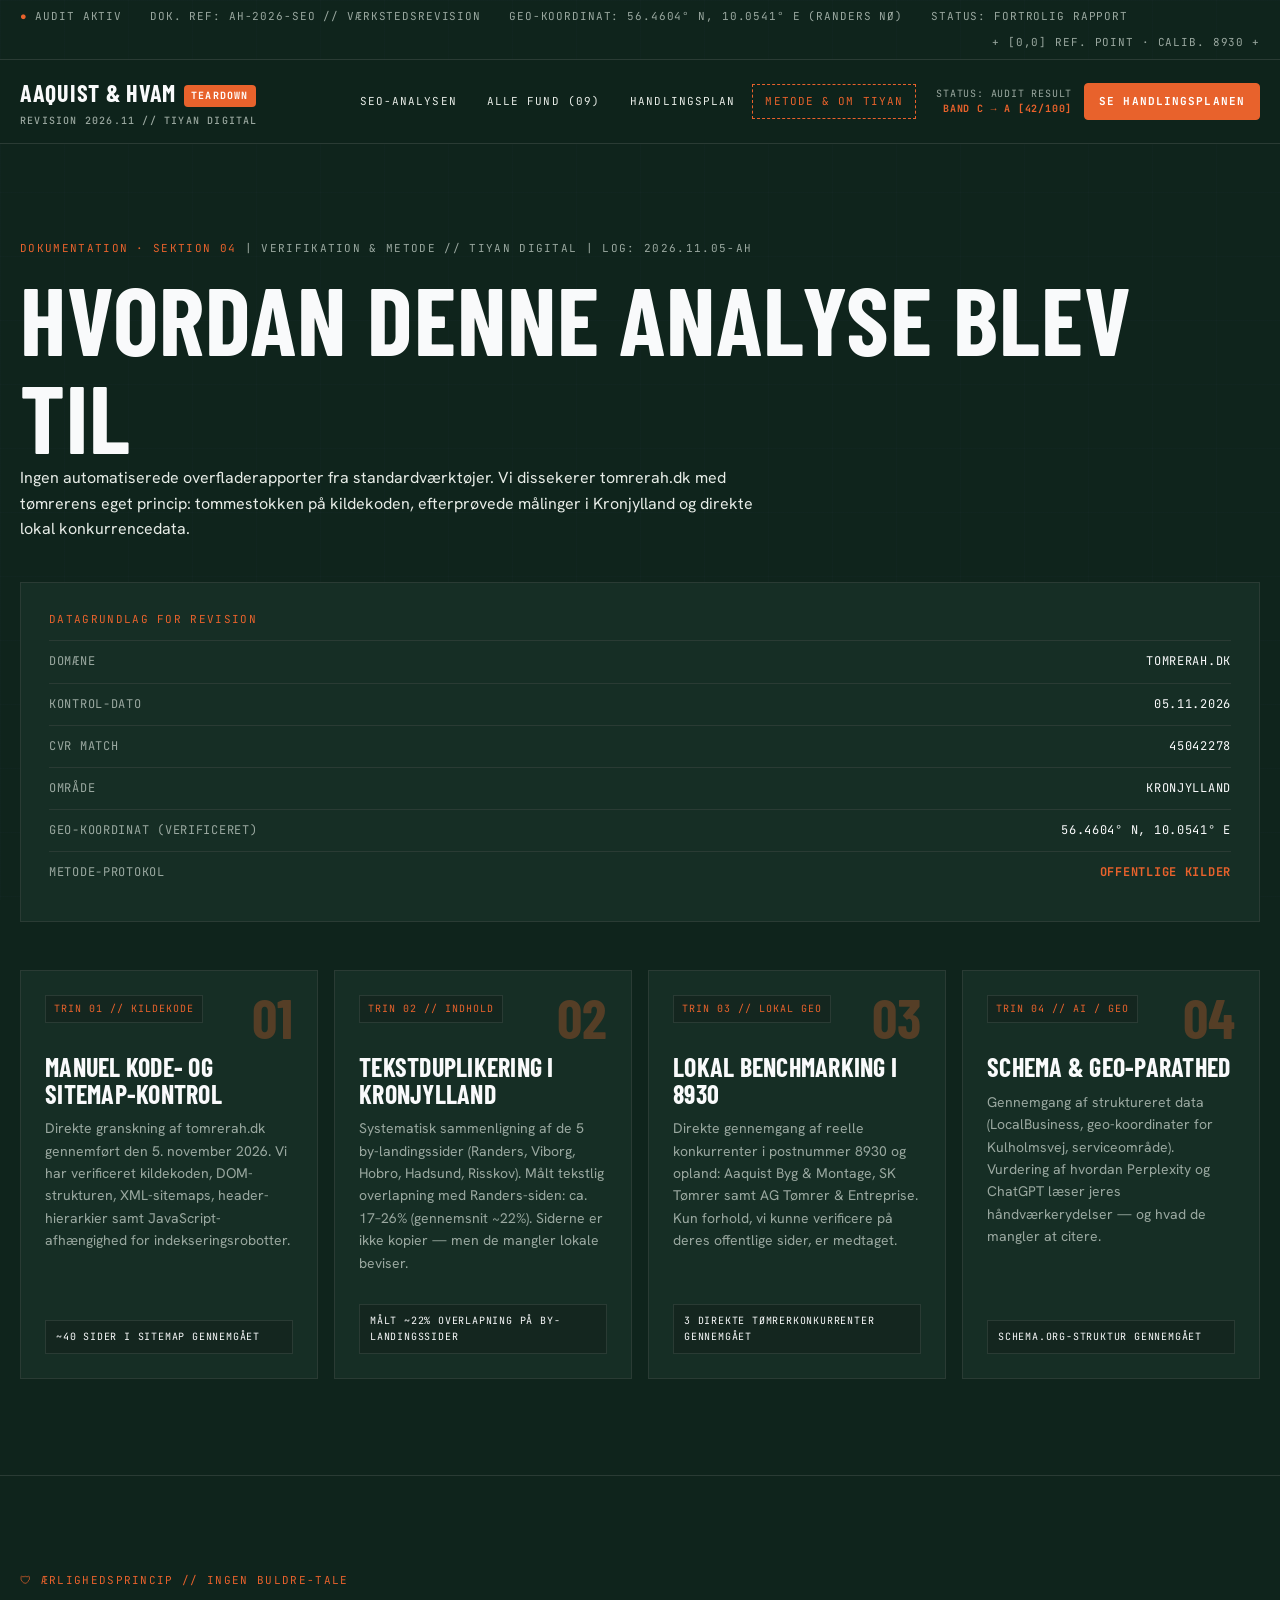
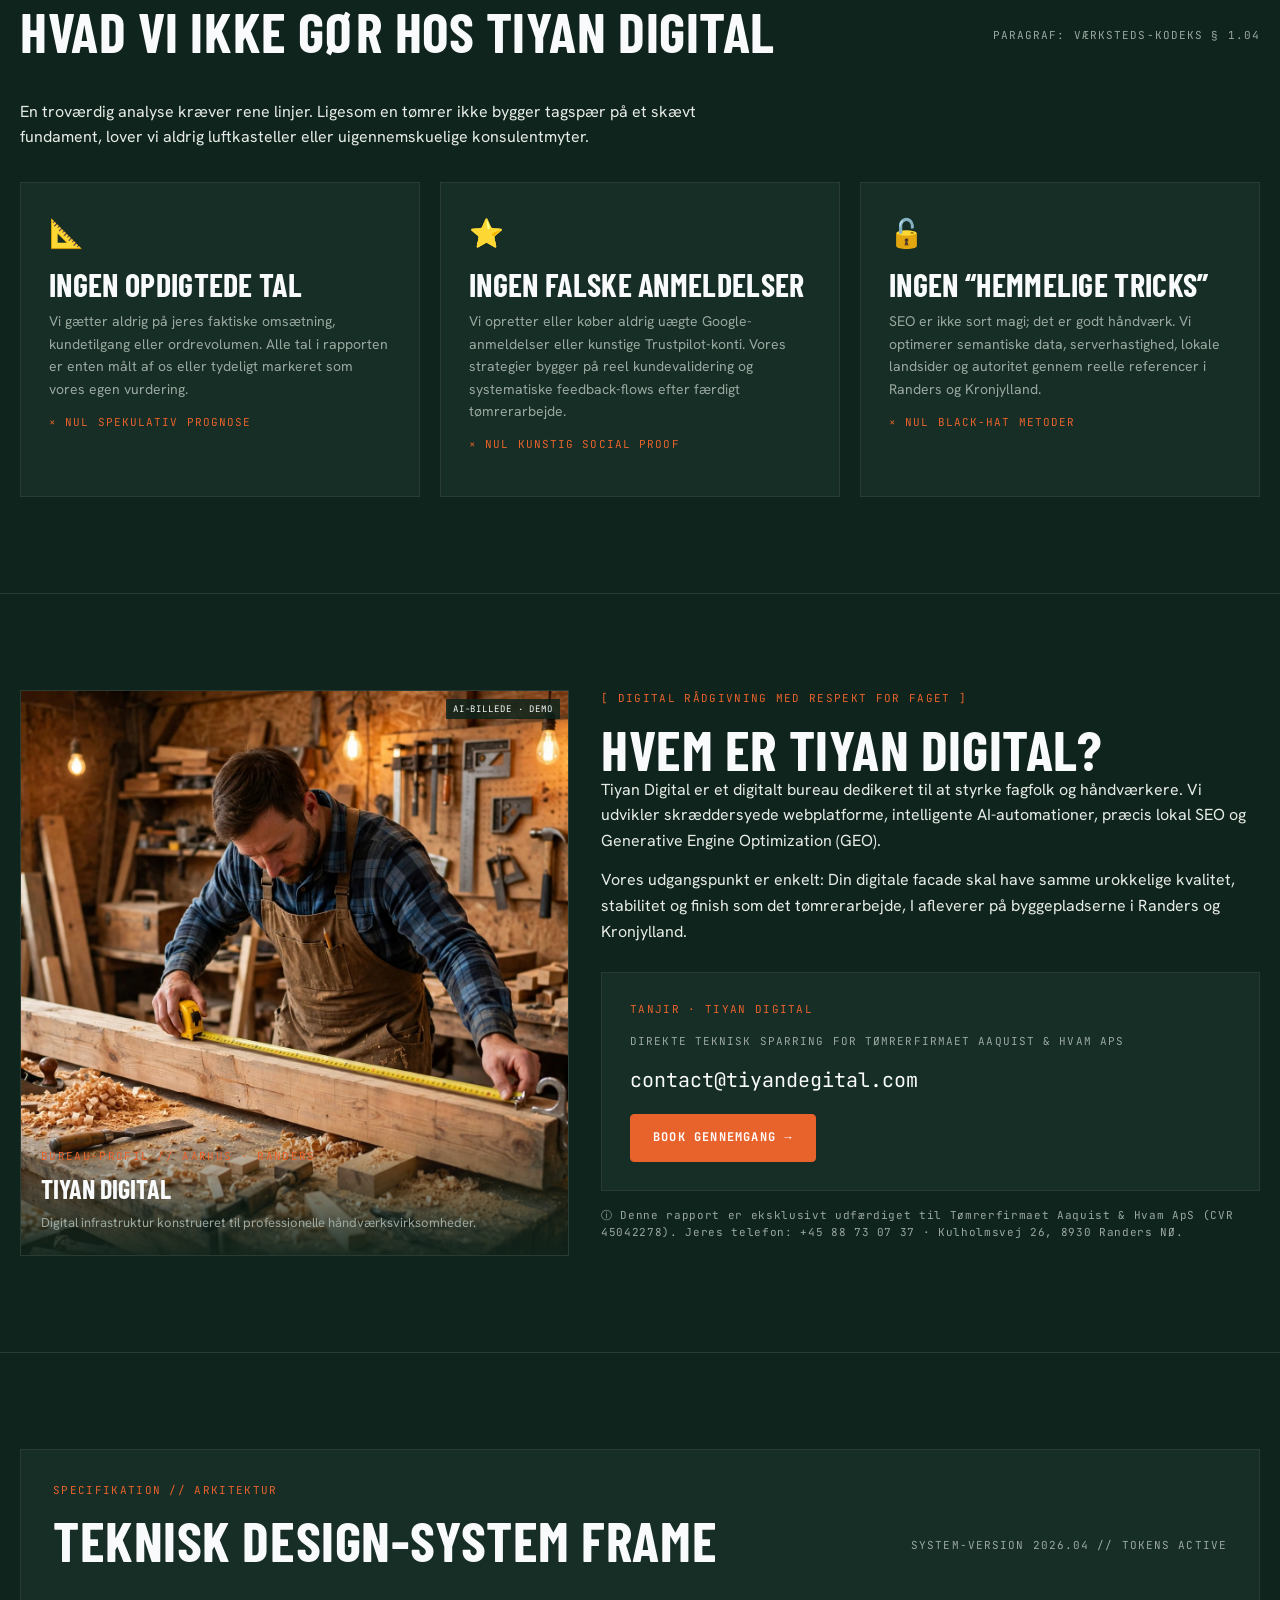
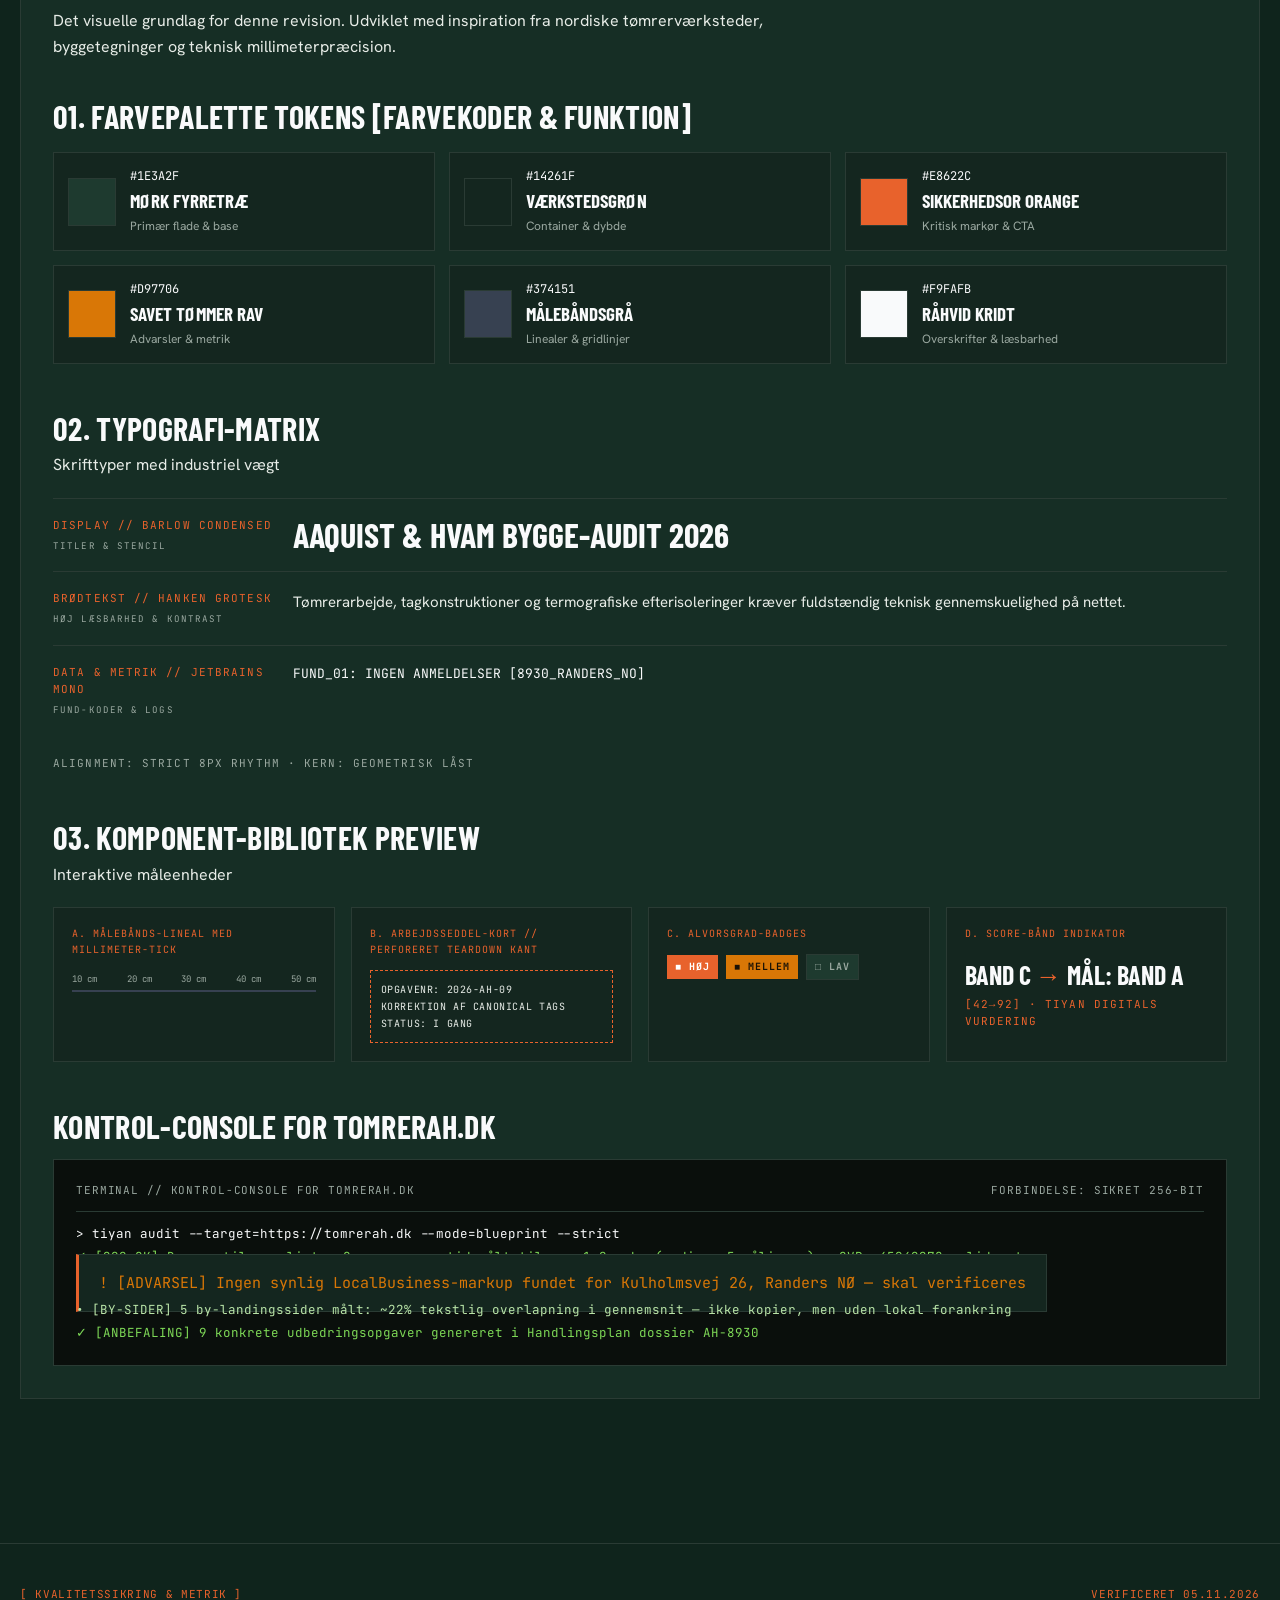
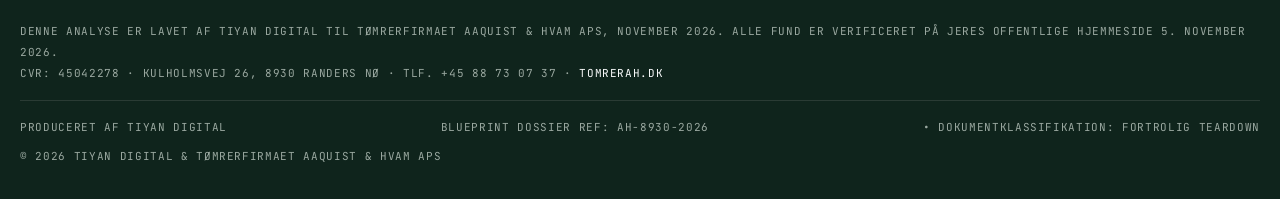
<file: metode.html>
<!DOCTYPE html>
<html lang="da">
<head>
<meta charset="utf-8">
<meta name="viewport" content="width=device-width, initial-scale=1">
<title>Metode &amp; om Tiyan Digital — {BUSINESS} · Tiyan Digital</title>
<meta name="description" content="Sådan lavede Tiyan Digital SEO-analysen af tomrerah.dk: manuel kode- og sitemapkontrol, målt tekstsammenligning af by-siderne, lokal benchmarking og schema-gennemgang.">
<link rel="icon" href="data:image/svg+xml,%3Csvg xmlns='http://www.w3.org/2000/svg' viewBox='0 0 32 32'%3E%3Crect width='32' height='32' fill='%230F241C'/%3E%3Crect x='6' y='6' width='20' height='20' fill='none' stroke='%23E8622C' stroke-width='3'/%3E%3C/svg%3E">
<link rel="stylesheet" href="style.css">
</head>
<body>
<div class="strip"><div class="wrap">
  <span><span class="dot">●</span> Audit aktiv</span>
  <span>Dok. ref: AH-2026-SEO // Værkstedsrevision</span>
  <span>Geo-koordinat: 56.4604° N, 10.0541° E (Randers NØ)</span>
  <span>Status: Fortrolig rapport</span>
  <span style="margin-left:auto">+ [0,0] Ref. point · Calib. 8930 +</span>
</div></div>

<header class="site"><div class="head">
  <a class="brand" href="index.html">Aaquist &amp; Hvam<span class="chip">Teardown</span><small>Revision 2026.11 // Tiyan Digital</small></a>
  <nav class="main" aria-label="Hovedmenu">
    <a href="index.html">SEO-analysen</a>
    <a href="fund.html">Alle fund (09)</a>
    <a href="handlingsplan.html">Handlingsplan</a>
    <a href="metode.html" class="active" aria-current="page">Metode &amp; om Tiyan</a>
  </nav>
  <div class="head-right">
    <div class="status-chip">Status: Audit result<br><b>Band C → A [42/100]</b></div>
    <a class="btn small" href="handlingsplan.html">Se handlingsplanen</a>
  </div>
</div></header>

<main>
<section><div class="wrap">
  <p class="eyebrow">Dokumentation · Sektion 04 <span class="muted">| Verifikation &amp; metode // Tiyan Digital | Log: 2026.11.05-AH</span></p>
  <h1>Hvordan denne analyse blev til</h1>
  <p style="max-width:760px">Ingen automatiserede overfladerapporter fra standardværktøjer. Vi dissekerer tomrerah.dk med tømrerens eget princip: tommestokken på kildekoden, efterprøvede målinger i Kronjylland og direkte lokal konkurrencedata.</p>

  <div class="data-panel" style="margin-top:40px">
    <p class="eyebrow">Datagrundlag for revision</p>
    <div class="row"><span>Domæne</span><span>tomrerah.dk</span></div>
    <div class="row"><span>Kontrol-dato</span><span>05.11.2026</span></div>
    <div class="row"><span>CVR match</span><span>45042278</span></div>
    <div class="row"><span>Område</span><span>Kronjylland</span></div>
    <div class="row"><span>Geo-koordinat (verificeret)</span><span>56.4604° N, 10.0541° E</span></div>
    <div class="row"><span>Metode-protokol</span><span><b>Offentlige kilder</b></span></div>
  </div>

  <div class="method-grid">
    <article class="method-card">
      <div class="mc-top"><span class="mono">Trin 01 // Kildekode</span><span class="ghost">01</span></div>
      <h3>Manuel kode- og sitemap-kontrol</h3>
      <p>Direkte granskning af tomrerah.dk gennemført den 5. november 2026. Vi har verificeret kildekoden, DOM-strukturen, XML-sitemaps, header-hierarkier samt JavaScript-afhængighed for indekseringsrobotter.</p>
      <div class="mc-chip">~40 sider i sitemap gennemgået</div>
    </article>
    <article class="method-card">
      <div class="mc-top"><span class="mono">Trin 02 // Indhold</span><span class="ghost">02</span></div>
      <h3>Tekstduplikering i Kronjylland</h3>
      <p>Systematisk sammenligning af de 5 by-landingssider (Randers, Viborg, Hobro, Hadsund, Risskov). Målt tekstlig overlapning med Randers-siden: ca. 17–26% (gennemsnit ~22%). Siderne er ikke kopier — men de mangler lokale beviser.</p>
      <div class="mc-chip">Målt ~22% overlapning på by-landingssider</div>
    </article>
    <article class="method-card">
      <div class="mc-top"><span class="mono">Trin 03 // Lokal GEO</span><span class="ghost">03</span></div>
      <h3>Lokal benchmarking i 8930</h3>
      <p>Direkte gennemgang af reelle konkurrenter i postnummer 8930 og opland: Aaquist Byg &amp; Montage, SK Tømrer samt AG Tømrer &amp; Entreprise. Kun forhold, vi kunne verificere på deres offentlige sider, er medtaget.</p>
      <div class="mc-chip">3 direkte tømrerkonkurrenter gennemgået</div>
    </article>
    <article class="method-card">
      <div class="mc-top"><span class="mono">Trin 04 // AI / GEO</span><span class="ghost">04</span></div>
      <h3>Schema &amp; GEO-parathed</h3>
      <p>Gennemgang af struktureret data (LocalBusiness, geo-koordinater for Kulholmsvej, serviceområde). Vurdering af hvordan Perplexity og ChatGPT læser jeres håndværkerydelser — og hvad de mangler at citere.</p>
      <div class="mc-chip">Schema.org-struktur gennemgået</div>
    </article>
  </div>
</div></section>

<section><div class="wrap">
  <p class="eyebrow">🛡 Ærlighedsprincip // Ingen buldre-tale</p>
  <div class="section-head"><h2>Hvad vi ikke gør hos Tiyan Digital</h2><p class="meta">Paragraf: Værksteds-kodeks § 1.04</p></div>
  <p style="max-width:760px">En troværdig analyse kræver rene linjer. Ligesom en tømrer ikke bygger tagspær på et skævt fundament, lover vi aldrig luftkasteller eller uigennemskuelige konsulentmyter.</p>
  <div class="principles" style="margin-top:32px">
    <article class="principle"><div class="ic">📐</div><h3>Ingen opdigtede tal</h3><p>Vi gætter aldrig på jeres faktiske omsætning, kundetilgang eller ordrevolumen. Alle tal i rapporten er enten målt af os eller tydeligt markeret som vores egen vurdering.</p><p class="x">× Nul spekulativ prognose</p></article>
    <article class="principle"><div class="ic">⭐</div><h3>Ingen falske anmeldelser</h3><p>Vi opretter eller køber aldrig uægte Google-anmeldelser eller kunstige Trustpilot-konti. Vores strategier bygger på reel kundevalidering og systematiske feedback-flows efter færdigt tømrerarbejde.</p><p class="x">× Nul kunstig social proof</p></article>
    <article class="principle"><div class="ic">🔓</div><h3>Ingen “hemmelige tricks”</h3><p>SEO er ikke sort magi; det er godt håndværk. Vi optimerer semantiske data, serverhastighed, lokale landsider og autoritet gennem reelle referencer i Randers og Kronjylland.</p><p class="x">× Nul black-hat metoder</p></article>
  </div>
</div></section>

<section><div class="wrap">
  <div class="about">
    <figure>
      <span class="ai-tag" style="position:absolute;top:8px;right:8px;background:rgba(15,36,28,.85);color:var(--chalk);font-family:'JetBrains Mono',monospace;font-size:9px;letter-spacing:.1em;padding:3px 7px;text-transform:uppercase;z-index:1">AI-billede · demo</span>
      <img src="assets/img/vaerksted.webp" alt="AI-genereret eksempelbillede: tømrer på værkstedet måler tømmer op" loading="lazy">
      <figcaption><span class="mono">Bureau-profil // Aarhus · Randers</span><b>Tiyan Digital</b><span style="color:var(--muted);font-size:13px">Digital infrastruktur konstrueret til professionelle håndværksvirksomheder.</span></figcaption>
    </figure>
    <div>
      <p class="eyebrow">[ Digital rådgivning med respekt for faget ]</p>
      <h2>Hvem er Tiyan Digital?</h2>
      <p>Tiyan Digital er et digitalt bureau dedikeret til at styrke fagfolk og håndværkere. Vi udvikler skræddersyede webplatforme, intelligente AI-automationer, præcis lokal SEO og Generative Engine Optimization (GEO).</p>
      <p>Vores udgangspunkt er enkelt: Din digitale facade skal have samme urokkelige kvalitet, stabilitet og finish som det tømrerarbejde, I afleverer på byggepladserne i Randers og Kronjylland.</p>
      <div class="contact-card">
        <p class="mono">Tanjir · Tiyan Digital</p>
        <p class="mono" style="color:var(--muted);font-size:11px;letter-spacing:.1em;text-transform:uppercase">Direkte teknisk sparring for <span data-business-name>Tømrerfirmaet Aaquist &amp; Hvam ApS</span></p>
        <a class="mail" href="mailto:contact@tiyandegital.com">contact@tiyandegital.com</a><br>
        <a class="btn" href="mailto:contact@tiyandegital.com?subject=Book%20gennemgang%20—%20Aaquist%20%26%20Hvam">Book gennemgang →</a>
      </div>
      <p class="mono" style="font-size:11px;letter-spacing:.06em;color:var(--muted);margin-top:16px">ⓘ Denne rapport er eksklusivt udfærdiget til <span data-business-name>Tømrerfirmaet Aaquist &amp; Hvam ApS</span> (CVR 45042278). Jeres telefon: +45 88 73 07 37 · Kulholmsvej 26, 8930 Randers NØ.</p>
    </div>
  </div>
</div></section>

<section><div class="wrap">
  <div class="spec-frame">
    <p class="eyebrow">Specifikation // Arkitektur</p>
    <div class="section-head"><h2>Teknisk design-system frame</h2><p class="meta">System-version 2026.04 // Tokens active</p></div>
    <p style="max-width:720px">Det visuelle grundlag for denne revision. Udviklet med inspiration fra nordiske tømrerværksteder, byggetegninger og teknisk millimeterpræcision.</p>

    <h3 style="margin-top:40px">01. Farvepalette tokens [Farvekoder &amp; funktion]</h3>
    <div class="swatches">
      <div class="swatch"><span class="block" style="background:#1E3A2F"></span><div><div class="hex">#1E3A2F</div><div class="name">Mørk fyrretræ</div><p class="fn">Primær flade &amp; base</p></div></div>
      <div class="swatch"><span class="block" style="background:#14261F"></span><div><div class="hex">#14261F</div><div class="name">Værkstedsgrøn</div><p class="fn">Container &amp; dybde</p></div></div>
      <div class="swatch"><span class="block" style="background:#E8622C"></span><div><div class="hex">#E8622C</div><div class="name">Sikkerhedsor orange</div><p class="fn">Kritisk markør &amp; CTA</p></div></div>
      <div class="swatch"><span class="block" style="background:#D97706"></span><div><div class="hex">#D97706</div><div class="name">Savet tømmer rav</div><p class="fn">Advarsler &amp; metrik</p></div></div>
      <div class="swatch"><span class="block" style="background:#374151"></span><div><div class="hex">#374151</div><div class="name">Målebåndsgrå</div><p class="fn">Linealer &amp; gridlinjer</p></div></div>
      <div class="swatch"><span class="block" style="background:#F9FAFB"></span><div><div class="hex">#F9FAFB</div><div class="name">Råhvid kridt</div><p class="fn">Overskrifter &amp; læsbarhed</p></div></div>
    </div>

    <h3 style="margin-top:48px">02. Typografi-matrix</h3>
    <p style="margin-top:8px">Skrifttyper med industriel vægt</p>
    <div class="type-rows">
      <div class="type-row"><div class="mono">Display // Barlow Condensed<small>Titler &amp; stencil</small></div><div class="type-sample display">Aaquist &amp; Hvam Bygge-audit 2026</div></div>
      <div class="type-row"><div class="mono">Brødtekst // Hanken Grotesk<small>Høj læsbarhed &amp; kontrast</small></div><div class="type-sample">Tømrerarbejde, tagkonstruktioner og termografiske efterisoleringer kræver fuldstændig teknisk gennemskuelighed på nettet.</div></div>
      <div class="type-row"><div class="mono">Data &amp; metrik // JetBrains Mono<small>Fund-koder &amp; logs</small></div><div class="type-sample data">FUND_01: INGEN ANMELDELSER [8930_RANDERS_NO]</div></div>
    </div>
    <p class="mono" style="font-size:11px;letter-spacing:.1em;color:var(--muted);text-transform:uppercase;margin-top:20px">Alignment: Strict 8px rhythm · Kern: Geometrisk låst</p>

    <h3 style="margin-top:48px">03. Komponent-bibliotek preview</h3>
    <p style="margin-top:8px">Interaktive måleenheder</p>
    <div class="comp-demos">
      <div class="comp-demo"><span class="mono">A. Målebånds-lineal med millimeter-tick</span><div class="mini-ruler"><span>10 cm</span><span>20 cm</span><span>30 cm</span><span>40 cm</span><span>50 cm</span></div></div>
      <div class="comp-demo"><span class="mono">B. Arbejdsseddel-kort // Perforeret teardown kant</span><div class="mini-card">Opgavenr: 2026-AH-09<br>Korrektion af canonical tags<br>Status: I gang</div></div>
      <div class="comp-demo"><span class="mono">C. Alvorsgrad-badges</span><div style="font-family:'JetBrains Mono',monospace;font-size:12px;letter-spacing:.08em"><span class="sev high">■ Høj</span> <span class="sev med">■ Mellem</span> <span class="sev low">□ Lav</span></div></div>
      <div class="comp-demo"><span class="mono">D. Score-bånd indikator</span><div style="font-family:'Barlow Condensed',sans-serif;font-size:26px;font-weight:700;text-transform:uppercase;color:var(--chalk)">Band C <span class="orange">→</span> Mål: Band A</div><div class="mono" style="font-size:11px;color:var(--orange)">[42→92] · Tiyan Digitals vurdering</div></div>
    </div>

    <h3 style="margin-top:48px;margin-bottom:16px">Kontrol-console for tomrerah.dk</h3>
    <div class="terminal"><div class="t-head"><span>Terminal // Kontrol-console for tomrerah.dk</span><span>Forbindelse: Sikret 256-bit</span></div><span class="cmd">&gt; tiyan audit --target=https://tomrerah.dk --mode=blueprint --strict</span>
<span class="ok">✓ [200 OK] Domæne tilgængeligt · Serverresponstid målt til ca. 1,0 sek. (median, 5 målinger) · CVR: 45042278 valideret</span>
<span class="warn">! [ADVARSEL] Ingen synlig LocalBusiness-markup fundet for Kulholmsvej 26, Randers NØ — skal verificeres</span>
<span>• [BY-SIDER] 5 by-landingssider målt: ~22% tekstlig overlapning i gennemsnit — ikke kopier, men uden lokal forankring</span>
<span class="ok">✓ [ANBEFALING] 9 konkrete udbedringsopgaver genereret i Handlingsplan dossier AH-8930</span></div>
  </div>
</div></section>
</main>

<footer class="site"><div class="wrap">
  <div class="f-top"><span>[ Kvalitetssikring &amp; metrik ]</span><span>Verificeret 05.11.2026</span></div>
  <p>Denne analyse er lavet af Tiyan Digital til <span data-business-name>Tømrerfirmaet Aaquist &amp; Hvam ApS</span>, november 2026. Alle fund er verificeret på jeres offentlige hjemmeside 5. november 2026.<br>CVR: 45042278 · Kulholmsvej 26, 8930 Randers NØ · Tlf. +45 88 73 07 37 · <a href="https://tomrerah.dk/">tomrerah.dk</a></p>
  <div class="f-bot"><span>Produceret af Tiyan Digital</span><span>Blueprint dossier ref: AH-8930-2026</span><span>• Dokumentklassifikation: Fortrolig teardown</span><span>© 2026 Tiyan Digital &amp; <span data-business-name>Tømrerfirmaet Aaquist &amp; Hvam ApS</span></span></div>
</div></footer>
<script src="app.js"></script>
</body>
</html>
</file>
<file: style.css>
/* Aaquist & Hvam — SEO/GEO teardown dossier · Tiyan Digital · Nov 2026
   Design system per STITCH-EXPORT.md: dark pine, safety orange, timber amber.
   Self-hosted fonts only — no CDN. */
@font-face{font-family:'Barlow Condensed';font-style:normal;font-weight:600 700;font-display:swap;src:url(assets/fonts/BarlowCondensed-700.woff2) format('woff2')}
@font-face{font-family:'Hanken Grotesk';font-style:normal;font-weight:400 700;font-display:swap;src:url(assets/fonts/HankenGrotesk-400.woff2) format('woff2')}
@font-face{font-family:'JetBrains Mono';font-style:normal;font-weight:400 700;font-display:swap;src:url(assets/fonts/JetBrainsMono-500.woff2) format('woff2')}
:root{
  --pine:#0F241C; --panel:#162E25; --deep:#14261F; --surface:#1E3A2F;
  --line:#2A3B34; --ruler:#374151;
  --chalk:#F9FAFB; --body:#E7ECE7; --muted:#9AA8A0;
  --orange:#E8622C; --orange-dk:#D64E14; --amber:#D97706; --red:#D64541;
  --max:1280px; --pad:24px;
}
*{margin:0;padding:0;box-sizing:border-box}
html{scroll-behavior:smooth}
body{background:var(--pine);color:var(--body);font-family:'Hanken Grotesk',system-ui,sans-serif;font-size:16px;line-height:1.6;-webkit-font-smoothing:antialiased;overflow-x:hidden}
body::before{content:"";position:fixed;inset:0;pointer-events:none;z-index:0;
  background-image:linear-gradient(rgba(55,65,81,.14) 1px,transparent 1px),linear-gradient(90deg,rgba(55,65,81,.14) 1px,transparent 1px);
  background-size:64px 64px;opacity:.5}
main,header,footer{position:relative;z-index:1}
img{max-width:100%;display:block}
a{color:inherit}
::selection{background:var(--orange);color:#fff}
h1,h2,h3,h4{font-family:'Barlow Condensed','Arial Narrow',sans-serif;font-weight:700;text-transform:uppercase;line-height:1.02;color:var(--chalk);letter-spacing:.01em}
h1{font-size:clamp(52px,7.5vw,96px)}
h2{font-size:clamp(36px,4.5vw,56px)}
h3{font-size:clamp(24px,2.6vw,32px)}
h4{font-size:22px}
p{margin:0 0 14px}
.mono{font-family:'JetBrains Mono',monospace}
.eyebrow{font-family:'JetBrains Mono',monospace;font-size:11px;letter-spacing:.12em;text-transform:uppercase;color:var(--orange);margin-bottom:12px}
.eyebrow .muted{color:var(--muted)}
.wrap{max-width:var(--max);margin:0 auto;padding:0 20px}
section{padding:96px 0}
section + section{border-top:1px solid var(--line)}
.orange{color:var(--orange)}
.amber{color:var(--amber)}
.muted{color:var(--muted)}

/* ---- utility strip ---- */
.strip{border-bottom:1px solid var(--line);font-family:'JetBrains Mono',monospace;font-size:11px;letter-spacing:.08em;color:var(--muted);text-transform:uppercase}
.strip .wrap{display:flex;flex-wrap:wrap;gap:8px 28px;padding-top:8px;padding-bottom:8px;align-items:center}
.strip .dot{color:var(--orange)}

/* ---- header ---- */
header.site{position:sticky;top:0;z-index:50;background:rgba(15,36,28,.96);backdrop-filter:blur(6px);border-bottom:1px solid var(--line)}
.head{display:flex;align-items:center;gap:20px;padding:14px 20px;max-width:var(--max);margin:0 auto;flex-wrap:wrap}
.brand{font-family:'Barlow Condensed',sans-serif;font-weight:700;font-size:24px;letter-spacing:.03em;color:var(--chalk);text-decoration:none;text-transform:uppercase;white-space:nowrap}
.brand .chip{display:inline-block;background:var(--orange);color:#fff;font-family:'JetBrains Mono',monospace;font-size:10px;letter-spacing:.12em;padding:3px 7px;border-radius:4px;vertical-align:middle;margin-left:8px}
.brand small{display:block;font-family:'JetBrains Mono',monospace;font-size:10px;letter-spacing:.12em;color:var(--muted);font-weight:500}
nav.main{margin-left:auto;display:flex;gap:4px;flex-wrap:wrap}
nav.main a{font-family:'JetBrains Mono',monospace;font-size:11px;letter-spacing:.1em;text-transform:uppercase;text-decoration:none;color:var(--body);padding:8px 12px;border:1px solid transparent}
nav.main a:hover{color:var(--orange)}
nav.main a.active{border:1px dashed var(--orange);color:var(--orange)}
.head-right{display:flex;align-items:center;gap:12px}
.status-chip{font-family:'JetBrains Mono',monospace;font-size:10px;line-height:1.5;letter-spacing:.08em;color:var(--muted);text-transform:uppercase;text-align:right}
.status-chip b{color:var(--orange)}
.btn{display:inline-block;background:var(--orange);color:#fff;font-family:'JetBrains Mono',monospace;font-size:12px;font-weight:700;letter-spacing:.1em;text-transform:uppercase;text-decoration:none;padding:13px 22px;border-radius:4px;border:1px solid var(--orange);transition:transform .15s ease,box-shadow .15s ease;cursor:pointer}
.btn:hover{transform:translateY(-2px);box-shadow:0 8px 24px rgba(232,98,44,.45)}
.btn.ghost{background:transparent;color:var(--orange);border:1px dashed var(--orange)}
.btn.ghost:hover{background:var(--orange);color:#fff;box-shadow:none}
.btn.small{padding:9px 14px;font-size:11px}

/* ---- hero ---- */
.hero{padding:72px 0 96px}
.hero-grid{display:grid;grid-template-columns:1.15fr .85fr;gap:48px;align-items:start}
.warn{border:1px solid var(--line);border-left:3px solid var(--orange);background:var(--deep);padding:18px 20px;margin:28px 0;font-size:15px}
.warn .mono{color:var(--orange);font-size:11px;letter-spacing:.12em;text-transform:uppercase;display:block;margin-bottom:6px}
.verify-line{font-family:'JetBrains Mono',monospace;font-size:11px;letter-spacing:.08em;color:var(--muted);text-transform:uppercase;line-height:1.8}
.hero-ctas{display:flex;gap:14px;flex-wrap:wrap;margin-top:28px}
.score-panel{background:var(--deep);border:1px solid var(--line);padding:28px}
.score-panel header{position:static;background:none;border:0;padding:0;display:flex;justify-content:space-between;font-family:'JetBrains Mono',monospace;font-size:11px;letter-spacing:.1em;text-transform:uppercase;color:var(--muted)}
.score-panel header b{color:var(--orange)}
.dial-wrap{display:flex;justify-content:center;padding:24px 0 8px}
.dial{width:230px;height:230px}
.dial .track{fill:none;stroke:var(--line);stroke-width:12}
.dial .arc{fill:none;stroke:var(--orange);stroke-width:12;stroke-linecap:butt;transform:rotate(-90deg);transform-origin:center;transition:stroke-dashoffset 1.2s cubic-bezier(.16,1,.3,1)}
.dial .num{font-family:'JetBrains Mono',monospace;font-size:44px;font-weight:700;fill:var(--orange)}
.dial .band{font-family:'Barlow Condensed',sans-serif;font-size:34px;font-weight:700;fill:var(--chalk);letter-spacing:.04em}
.dial .lbl{font-family:'JetBrains Mono',monospace;font-size:9px;letter-spacing:.14em;fill:var(--muted)}
.dial-caption{text-align:center;font-family:'JetBrains Mono',monospace;font-size:11px;letter-spacing:.1em;text-transform:uppercase;color:var(--muted);line-height:1.9}
.dial-caption b{color:var(--chalk);display:block;font-size:12px}
.ruler{display:flex;justify-content:space-between;border-top:2px solid var(--ruler);margin-top:20px;padding-top:6px;font-family:'JetBrains Mono',monospace;font-size:10px;color:var(--muted);letter-spacing:.06em;text-transform:uppercase}
.ruler b{color:var(--orange)}
.assessment{font-size:12px;color:var(--muted);margin-top:16px;border-top:1px dashed var(--line);padding-top:12px}
.measure-cards{display:grid;grid-template-columns:repeat(3,1fr);gap:16px;margin-top:40px}
.measure-card{border:1px solid var(--line);background:var(--panel);position:relative}
.measure-card img{width:100%;height:150px;object-fit:cover;filter:saturate(.85)}
.measure-card .cap{padding:14px 16px}
.measure-card .mono{font-size:11px;letter-spacing:.1em;text-transform:uppercase;color:var(--orange)}
.measure-card p{font-size:13px;color:var(--muted);margin:6px 0 0}
.measure-card .ai-tag{position:absolute;top:8px;right:8px;background:rgba(15,36,28,.85);color:var(--chalk);font-family:'JetBrains Mono',monospace;font-size:9px;letter-spacing:.1em;padding:3px 7px;text-transform:uppercase}

/* ---- work-order cards ---- */
.section-head{display:flex;justify-content:space-between;align-items:end;gap:24px;flex-wrap:wrap;margin-bottom:40px}
.section-head .meta{font-family:'JetBrains Mono',monospace;font-size:11px;letter-spacing:.1em;color:var(--muted);text-transform:uppercase;text-align:right}
.cards3{display:grid;grid-template-columns:repeat(3,1fr);gap:20px}
.wo-card{background:var(--panel);border:1px solid var(--line);padding:24px;display:flex;flex-direction:column;transition:transform .2s ease,border-color .2s ease}
.wo-card:hover{transform:translateY(-4px);border-color:var(--orange)}
.wo-top{display:flex;justify-content:space-between;font-family:'JetBrains Mono',monospace;font-size:10px;letter-spacing:.1em;text-transform:uppercase;color:var(--muted);margin-bottom:14px;gap:8px;flex-wrap:wrap}
.wo-top .tag{color:var(--orange)}
.wo-card h3{margin-bottom:14px}
.wo-card .lbl{font-family:'JetBrains Mono',monospace;font-size:11px;letter-spacing:.1em;color:var(--amber);text-transform:uppercase;margin:12px 0 4px}
.wo-card .lbl.o{color:var(--orange)}
.wo-card p{font-size:15px;margin-bottom:0}
.wo-foot{margin-top:auto;padding-top:18px;display:flex;justify-content:space-between;align-items:center;gap:10px;flex-wrap:wrap}
.wo-foot .mono{font-size:11px;letter-spacing:.08em;color:var(--muted);text-transform:uppercase}
.chip-link{display:inline-block;border:1px dashed var(--orange);color:var(--orange);font-family:'JetBrains Mono',monospace;font-size:11px;letter-spacing:.08em;text-transform:uppercase;text-decoration:none;padding:7px 12px;transition:background .15s,color .15s}
.chip-link:hover{background:var(--orange);color:#fff}
.sev{display:inline-block;font-family:'JetBrains Mono',monospace;font-size:10px;font-weight:700;letter-spacing:.1em;text-transform:uppercase;padding:4px 8px;white-space:nowrap}
.sev.high{background:var(--orange);color:#fff}
.sev.med{background:var(--amber);color:#1a1206}
.sev.low{background:var(--surface);color:var(--muted);border:1px solid var(--line)}

/* ---- scoreboard ---- */
.scoreboard{display:grid;grid-template-columns:repeat(5,1fr);gap:16px}
.sb-card{background:var(--panel);border:1px solid var(--line);padding:20px;display:flex;flex-direction:column}
.sb-card .top{display:flex;justify-content:space-between;font-family:'JetBrains Mono',monospace;font-size:10px;letter-spacing:.1em;color:var(--muted);text-transform:uppercase;margin-bottom:12px}
.sb-card h4{margin-bottom:10px}
.sb-card p{font-size:14px;color:var(--muted);flex:1}
.sb-band{border-top:1px solid var(--line);margin-top:14px;padding-top:12px;font-family:'JetBrains Mono',monospace;font-size:11px;letter-spacing:.08em;text-transform:uppercase;display:flex;justify-content:space-between;color:var(--muted)}
.sb-band b{color:var(--orange)}

/* ---- tables ---- */
.table-scroll{overflow-x:auto;border:1px solid var(--line)}
table{width:100%;border-collapse:collapse;background:var(--panel);min-width:760px}
th,td{border:1px solid var(--line);padding:14px 16px;text-align:left;font-size:14px;vertical-align:top}
th{font-family:'JetBrains Mono',monospace;font-size:11px;letter-spacing:.08em;text-transform:uppercase;color:var(--muted);background:var(--deep)}
th.you{background:var(--orange);color:#fff}
td.you{font-weight:600}
tbody tr:hover td{background:rgba(232,98,44,.06)}
td .mono, th .mono{font-size:12px}
.conclusion{margin-top:20px;font-size:15px}
.conclusion b{font-family:'JetBrains Mono',monospace;font-size:12px;letter-spacing:.08em;text-transform:uppercase;color:var(--orange)}

/* ---- CTA band ---- */
.cta-band{background:var(--deep);border:1px dashed var(--orange);padding:48px;text-align:left}
.cta-band h2{margin-bottom:12px}
.cta-band .checks{display:flex;gap:28px;flex-wrap:wrap;font-family:'JetBrains Mono',monospace;font-size:11px;letter-spacing:.1em;text-transform:uppercase;color:var(--body);margin:20px 0 28px}
.cta-band .checks span::before{content:"✓ ";color:var(--orange)}

/* ---- findings page ---- */
.stat-cards{display:grid;grid-template-columns:repeat(3,1fr);gap:16px;margin-bottom:48px}
.stat-card{background:var(--panel);border:1px solid var(--line);padding:24px}
.stat-card .big{font-family:'Barlow Condensed',sans-serif;font-size:64px;font-weight:700;color:var(--orange);line-height:1}
.stat-card .mono{font-size:11px;letter-spacing:.12em;text-transform:uppercase;color:var(--chalk);display:block;margin:8px 0 4px}
.stat-card p{font-size:13px;color:var(--muted);margin:0}
.info-bar{display:flex;gap:10px;flex-wrap:wrap;margin-bottom:48px}
.info-bar .pill{font-family:'JetBrains Mono',monospace;font-size:11px;letter-spacing:.08em;text-transform:uppercase;border:1px solid var(--line);padding:9px 14px;color:var(--muted)}
.info-bar .pill.hot{background:var(--orange);border-color:var(--orange);color:#fff}
.info-bar .pill.right{margin-left:auto;color:var(--orange);border-color:var(--orange)}
.protocol{background:var(--panel);border:1px solid var(--line);padding:28px;margin-bottom:48px}
.protocol h3{margin-bottom:18px}
.protocol .row{display:grid;grid-template-columns:180px 1fr;gap:16px;padding:12px 0;border-top:1px solid var(--line)}
.protocol .row .mono{font-size:11px;letter-spacing:.1em;text-transform:uppercase;color:var(--orange)}
.protocol .row p{margin:0;font-size:15px}
.protocol .foot{border-top:1px solid var(--line);margin-top:8px;padding-top:14px;font-family:'JetBrains Mono',monospace;font-size:11px;letter-spacing:.08em;text-transform:uppercase;color:var(--muted);display:flex;justify-content:space-between;flex-wrap:wrap;gap:8px}
.protocol .foot b{color:var(--orange)}
.radar{background:var(--panel);border:1px solid var(--line);padding:28px;margin-bottom:24px}
.radar-head{display:flex;justify-content:space-between;flex-wrap:wrap;gap:10px;font-family:'JetBrains Mono',monospace;font-size:11px;letter-spacing:.1em;text-transform:uppercase;color:var(--muted);margin-bottom:20px}
.radar-head b{color:var(--orange)}
.bar-row{display:grid;grid-template-columns:minmax(180px,1fr) 130px;gap:14px;align-items:center;margin-bottom:14px}
.bar-row .lbl{font-family:'JetBrains Mono',monospace;font-size:11px;color:var(--body);word-break:break-all}
.bar-row .val{font-family:'JetBrains Mono',monospace;font-size:11px;color:var(--orange);text-align:right;white-space:nowrap}
.bar-track{grid-column:1 / -1;height:14px;background:var(--deep);border:1px solid var(--line)}
.bar-fill{height:100%;background:var(--orange)}
.bar-fill.base{background:var(--chalk)}
.bar-fill.amber{background:var(--amber)}
.legend{display:flex;gap:24px;flex-wrap:wrap;font-family:'JetBrains Mono',monospace;font-size:11px;letter-spacing:.06em;text-transform:uppercase;color:var(--muted);margin-top:18px}
.legend .sw{display:inline-block;width:12px;height:12px;background:var(--orange);margin-right:6px;vertical-align:-1px}
.legend .sw.a{background:var(--amber)}
.risk-panel{border:1px solid var(--red);background:rgba(214,69,65,.08);padding:24px 28px;margin-bottom:48px}
.risk-panel h3{color:var(--red);margin-bottom:10px}
.risk-rows{margin-top:16px}
.risk-rows .rr{display:flex;justify-content:space-between;gap:16px;flex-wrap:wrap;border-top:1px solid rgba(214,69,65,.3);padding:12px 0;font-family:'JetBrains Mono',monospace;font-size:12px}
.risk-rows .rr b{color:var(--orange);text-align:right}
.pullquote{font-size:clamp(19px,2.4vw,26px);font-style:italic;color:var(--chalk);border-left:3px solid var(--orange);padding-left:24px;margin:0 0 48px;line-height:1.45}
.findings-grid{display:grid;grid-template-columns:repeat(3,1fr);gap:20px}
.find-card{background:var(--panel);border:1px solid var(--line);padding:24px;display:flex;flex-direction:column}
.find-card .fc-top{display:flex;justify-content:space-between;align-items:center;gap:10px;margin-bottom:14px}
.find-card .fc-top .mono{font-size:11px;letter-spacing:.1em;color:var(--muted);text-transform:uppercase}
.find-card h3{margin-bottom:14px}
.find-card .sub{background:var(--deep);border:1px solid var(--line);padding:14px 16px;margin-bottom:12px}
.find-card .sub .lbl{font-family:'JetBrains Mono',monospace;font-size:11px;letter-spacing:.1em;text-transform:uppercase;color:var(--amber);margin-bottom:4px}
.find-card .sub .lbl.o{color:var(--orange)}
.find-card .sub p{font-size:14px;margin:0}
.find-card .src{margin-top:auto;padding-top:14px;border-top:1px solid var(--line);display:flex;justify-content:space-between;gap:8px;font-family:'JetBrains Mono',monospace;font-size:10px;letter-spacing:.06em;color:var(--muted);text-transform:uppercase;flex-wrap:wrap}
.find-card .src b{color:var(--orange)}
.contrast{display:grid;grid-template-columns:1fr 1fr;gap:20px;margin-bottom:48px}
.contrast figure{border:1px solid var(--line);background:var(--panel)}
.contrast img{width:100%;height:280px;object-fit:cover}
.contrast figcaption{padding:20px 22px}
.contrast figcaption .mono{font-size:11px;letter-spacing:.1em;text-transform:uppercase;color:var(--orange)}
.contrast figcaption p{font-size:14px;color:var(--muted);margin:8px 0 0}
.honesty{border:1px solid var(--line);border-top:3px solid var(--orange);background:var(--panel);padding:32px;margin-bottom:48px}
.honesty .skal{display:grid;grid-template-columns:repeat(3,1fr);gap:16px;margin-top:24px}
.honesty .skal div{background:var(--deep);border:1px solid var(--line);padding:20px}
.honesty .skal .mono{font-size:11px;letter-spacing:.1em;color:var(--orange);text-transform:uppercase}
.honesty .skal h4{margin:10px 0 8px}
.honesty .skal p{font-size:14px;color:var(--muted);margin:0}
.honesty .skal .need{font-family:'JetBrains Mono',monospace;font-size:10px;letter-spacing:.08em;color:var(--muted);text-transform:uppercase;display:block;margin-top:10px}

/* ---- plan page ---- */
.plan-hero{display:grid;grid-template-columns:1.15fr .85fr;gap:48px;align-items:start}
.proto-panel{background:var(--deep);border:1px solid var(--line);padding:28px;font-family:'JetBrains Mono',monospace;font-size:12px;letter-spacing:.08em;text-transform:uppercase;line-height:2.1;color:var(--muted)}
.proto-panel b{color:var(--orange)}
.proto-panel .big{font-family:'Barlow Condensed',sans-serif;font-size:44px;color:var(--chalk);letter-spacing:.02em}
.phases{display:grid;grid-template-columns:repeat(3,1fr);gap:20px}
.phase{background:var(--panel);border:1px solid var(--line);padding:24px;display:flex;flex-direction:column}
.phase .ph-top{display:flex;justify-content:space-between;font-family:'JetBrains Mono',monospace;font-size:10px;letter-spacing:.1em;text-transform:uppercase;margin-bottom:14px;gap:8px;flex-wrap:wrap}
.phase .ph-top .tag{color:var(--amber)}
.phase h3{margin-bottom:10px}
.phase .wo-label{font-family:'JetBrains Mono',monospace;font-size:11px;letter-spacing:.1em;text-transform:uppercase;color:var(--orange);margin:18px 0 12px}
.phase .item{display:flex;gap:12px;padding:10px 0;border-top:1px solid var(--line)}
.phase .item .ic{color:var(--orange);font-family:'JetBrains Mono',monospace;font-size:12px;flex:none}
.phase .item b{font-family:'JetBrains Mono',monospace;font-size:12px;letter-spacing:.04em;text-transform:uppercase;color:var(--chalk);display:block}
.phase .item p{font-size:14px;color:var(--muted);margin:2px 0 0}
.phase .ph-foot{margin-top:auto;padding-top:16px;border-top:1px solid var(--line);display:flex;justify-content:space-between;font-family:'JetBrains Mono',monospace;font-size:10px;letter-spacing:.08em;text-transform:uppercase;color:var(--muted);flex-wrap:wrap;gap:8px}
.phase .ph-foot b{color:var(--orange)}
.packages{display:grid;grid-template-columns:repeat(3,1fr);gap:20px}
.pkg{background:var(--panel);border:1px solid var(--line);padding:28px;display:flex;flex-direction:column;position:relative}
.pkg.hot{border-color:var(--orange)}
.pkg .ribbon{position:absolute;top:-13px;left:50%;transform:translateX(-50%);background:var(--orange);color:#fff;font-family:'JetBrains Mono',monospace;font-size:10px;font-weight:700;letter-spacing:.1em;text-transform:uppercase;padding:5px 12px;white-space:nowrap}
.pkg .mono{font-size:11px;letter-spacing:.12em;text-transform:uppercase;color:var(--orange)}
.pkg h3{margin:10px 0}
.pkg .price{font-family:'JetBrains Mono',monospace;font-size:22px;font-weight:700;color:var(--orange);letter-spacing:.04em;margin:16px 0 2px}
.pkg .dur{font-family:'JetBrains Mono',monospace;font-size:11px;letter-spacing:.08em;color:var(--muted);text-transform:uppercase}
.pkg ul{list-style:none;margin:18px 0 24px}
.pkg li{font-size:14px;padding:7px 0 7px 26px;position:relative;border-top:1px solid var(--line)}
.pkg li::before{content:"✓";position:absolute;left:2px;color:var(--orange);font-weight:700}
.pkg .btn{margin-top:auto;text-align:center}
.steps{display:grid;grid-template-columns:repeat(3,1fr);gap:20px}
.step{background:var(--panel);border:1px solid var(--line);padding:28px;position:relative}
.step .ghost{font-family:'Barlow Condensed',sans-serif;font-size:96px;font-weight:700;color:rgba(232,98,44,.28);line-height:.8}
.step h3{margin:14px 0 10px}
.step .time{font-family:'JetBrains Mono',monospace;font-size:11px;letter-spacing:.1em;text-transform:uppercase;color:var(--muted);margin-top:16px;display:block}

/* ---- method page ---- */
.method-grid{display:grid;grid-template-columns:repeat(4,1fr);gap:16px}
.method-card{background:var(--panel);border:1px solid var(--line);padding:24px;display:flex;flex-direction:column}
.method-card .mc-top{display:flex;justify-content:space-between;align-items:start;margin-bottom:14px}
.method-card .mc-top .mono{font-size:10px;letter-spacing:.1em;text-transform:uppercase;color:var(--orange);background:var(--deep);border:1px solid var(--line);padding:5px 8px}
.method-card .ghost{font-family:'Barlow Condensed',sans-serif;font-size:56px;font-weight:700;color:rgba(232,98,44,.3);line-height:.8}
.method-card h3{font-size:26px;margin-bottom:10px}
.method-card p{font-size:14px;color:var(--muted);flex:1}
.method-card .mc-chip{margin-top:16px;font-family:'JetBrains Mono',monospace;font-size:10px;letter-spacing:.08em;text-transform:uppercase;color:var(--chalk);border:1px solid var(--line);padding:8px 10px;background:var(--deep)}
.data-panel{background:var(--panel);border:1px solid var(--line);padding:28px;margin-bottom:48px}
.data-panel .row{display:flex;justify-content:space-between;gap:16px;padding:11px 0;border-top:1px solid var(--line);font-family:'JetBrains Mono',monospace;font-size:12px;letter-spacing:.06em;text-transform:uppercase;flex-wrap:wrap}
.data-panel .row span:first-child{color:var(--muted)}
.data-panel .row span:last-child{color:var(--chalk)}
.data-panel .row span:last-child b{color:var(--orange)}
.principles{display:grid;grid-template-columns:repeat(3,1fr);gap:20px}
.principle{background:var(--panel);border:1px solid var(--line);padding:28px}
.principle .ic{font-size:28px}
.principle h3{margin:12px 0 10px}
.principle p{font-size:14px;color:var(--muted)}
.principle .x{font-family:'JetBrains Mono',monospace;font-size:11px;letter-spacing:.1em;text-transform:uppercase;color:var(--orange)}
.about{display:grid;grid-template-columns:1fr 1.2fr;gap:32px;align-items:stretch}
.about figure{border:1px solid var(--line);position:relative;background:var(--panel)}
.about figure img{width:100%;height:100%;min-height:320px;object-fit:cover}
.about figure figcaption{position:absolute;left:0;right:0;bottom:0;padding:20px;background:linear-gradient(transparent,rgba(15,36,28,.92))}
.about figure figcaption .mono{font-size:11px;letter-spacing:.12em;text-transform:uppercase;color:var(--orange)}
.about figure figcaption b{font-family:'Barlow Condensed',sans-serif;font-size:26px;text-transform:uppercase;color:var(--chalk);display:block}
.contact-card{background:var(--panel);border:1px solid var(--line);padding:28px;margin-top:28px}
.contact-card .mono{font-size:11px;letter-spacing:.12em;text-transform:uppercase;color:var(--orange)}
.contact-card a.mail{font-family:'JetBrains Mono',monospace;font-size:clamp(15px,2vw,20px);color:var(--chalk);text-decoration:none;word-break:break-all}
.contact-card a.mail:hover{color:var(--orange)}
.contact-card .btn{margin-top:18px}
.spec-frame{border:1px solid var(--line);background:var(--panel);padding:32px;margin-bottom:48px}
.swatches{display:grid;grid-template-columns:repeat(3,1fr);gap:14px;margin-top:20px}
.swatch{display:flex;gap:14px;align-items:center;border:1px solid var(--line);background:var(--deep);padding:14px}
.swatch .block{width:48px;height:48px;flex:none;border:1px solid var(--line)}
.swatch .hex{font-family:'JetBrains Mono',monospace;font-size:12px;color:var(--chalk)}
.swatch .name{font-family:'Barlow Condensed',sans-serif;font-size:19px;text-transform:uppercase;color:var(--chalk)}
.swatch .fn{font-size:12px;color:var(--muted);margin:0}
.type-rows{margin-top:20px}
.type-row{border-top:1px solid var(--line);padding:18px 0;display:grid;grid-template-columns:220px 1fr;gap:20px}
.type-row .mono{font-size:11px;letter-spacing:.1em;text-transform:uppercase;color:var(--orange)}
.type-row .mono small{display:block;color:var(--muted);margin-top:4px}
.type-sample{font-size:15px}
.type-sample.display{font-family:'Barlow Condensed',sans-serif;font-size:34px;font-weight:700;text-transform:uppercase;color:var(--chalk);line-height:1.05}
.type-sample.data{font-family:'JetBrains Mono',monospace;font-size:13px;color:var(--chalk)}
.comp-demos{display:grid;grid-template-columns:repeat(4,1fr);gap:16px;margin-top:20px}
.comp-demo{border:1px solid var(--line);background:var(--deep);padding:18px}
.comp-demo .mono{font-size:10px;letter-spacing:.1em;text-transform:uppercase;color:var(--orange);margin-bottom:12px;display:block}
.comp-demo .mini-ruler{height:22px;border-bottom:2px solid var(--ruler);display:flex;justify-content:space-between;font-family:'JetBrains Mono',monospace;font-size:9px;color:var(--muted);padding-top:2px}
.comp-demo .mini-card{border:1px dashed var(--orange);padding:10px;font-family:'JetBrains Mono',monospace;font-size:10px;color:var(--body);line-height:1.7;text-transform:uppercase;letter-spacing:.06em}
.terminal{background:#0A0F0C;border:1px solid var(--line);padding:20px 22px;font-family:'JetBrains Mono',monospace;font-size:12.5px;line-height:1.9;color:#B9E4A8;overflow-x:auto;white-space:pre-wrap;word-break:break-word}
.terminal .t-head{color:var(--muted);letter-spacing:.08em;text-transform:uppercase;font-size:11px;display:flex;justify-content:space-between;flex-wrap:wrap;gap:8px;border-bottom:1px solid var(--line);padding-bottom:10px;margin-bottom:10px}
.terminal .ok{color:#7ED957}
.terminal .warn{color:var(--amber)}
.terminal .cmd{color:var(--chalk)}

/* ---- footer ---- */
footer.site{border-top:1px solid var(--line);padding:40px 0 32px;font-family:'JetBrains Mono',monospace;font-size:11px;letter-spacing:.06em;color:var(--muted);text-transform:uppercase;line-height:1.9}
footer.site .f-top{display:flex;justify-content:space-between;flex-wrap:wrap;gap:8px;color:var(--orange);margin-bottom:16px}
footer.site .f-bot{display:flex;justify-content:space-between;flex-wrap:wrap;gap:8px 28px;margin-top:16px;border-top:1px solid var(--line);padding-top:16px}
footer.site a{color:var(--chalk);text-decoration:none}
footer.site a:hover{color:var(--orange)}

/* ---- responsive ---- */
@media (max-width:1024px){
  .hero-grid,.plan-hero,.about{grid-template-columns:1fr}
  .scoreboard{grid-template-columns:repeat(3,1fr)}
  .method-grid{grid-template-columns:repeat(2,1fr)}
  .comp-demos{grid-template-columns:repeat(2,1fr)}
  .swatches{grid-template-columns:repeat(2,1fr)}
}
@media (max-width:768px){
  section{padding:64px 0}
  .cards3,.findings-grid,.phases,.packages,.steps,.principles{grid-template-columns:1fr}
  .scoreboard{grid-template-columns:1fr 1fr}
  .stat-cards{grid-template-columns:1fr}
  .contrast{grid-template-columns:1fr}
  .honesty .skal{grid-template-columns:1fr}
  .measure-cards{grid-template-columns:1fr}
  .head{flex-direction:column;align-items:flex-start;gap:12px}
  nav.main{margin-left:0}
  .head-right{width:100%;justify-content:space-between}
  .status-chip{text-align:left}
  .cta-band{padding:32px 24px}
  .type-row{grid-template-columns:1fr;gap:8px}
  .protocol .row{grid-template-columns:1fr;gap:4px}
  .bar-row{grid-template-columns:1fr 110px}
  .swatches{grid-template-columns:1fr}
  .comp-demos{grid-template-columns:1fr}
}
@media (max-width:480px){
  .scoreboard{grid-template-columns:1fr}
  .method-grid{grid-template-columns:1fr}
  .hero-ctas .btn{width:100%;text-align:center}
  .dial{width:200px;height:200px}
}
@media (prefers-reduced-motion:reduce){
  *{transition:none!important;scroll-behavior:auto!important}
}
</file>
